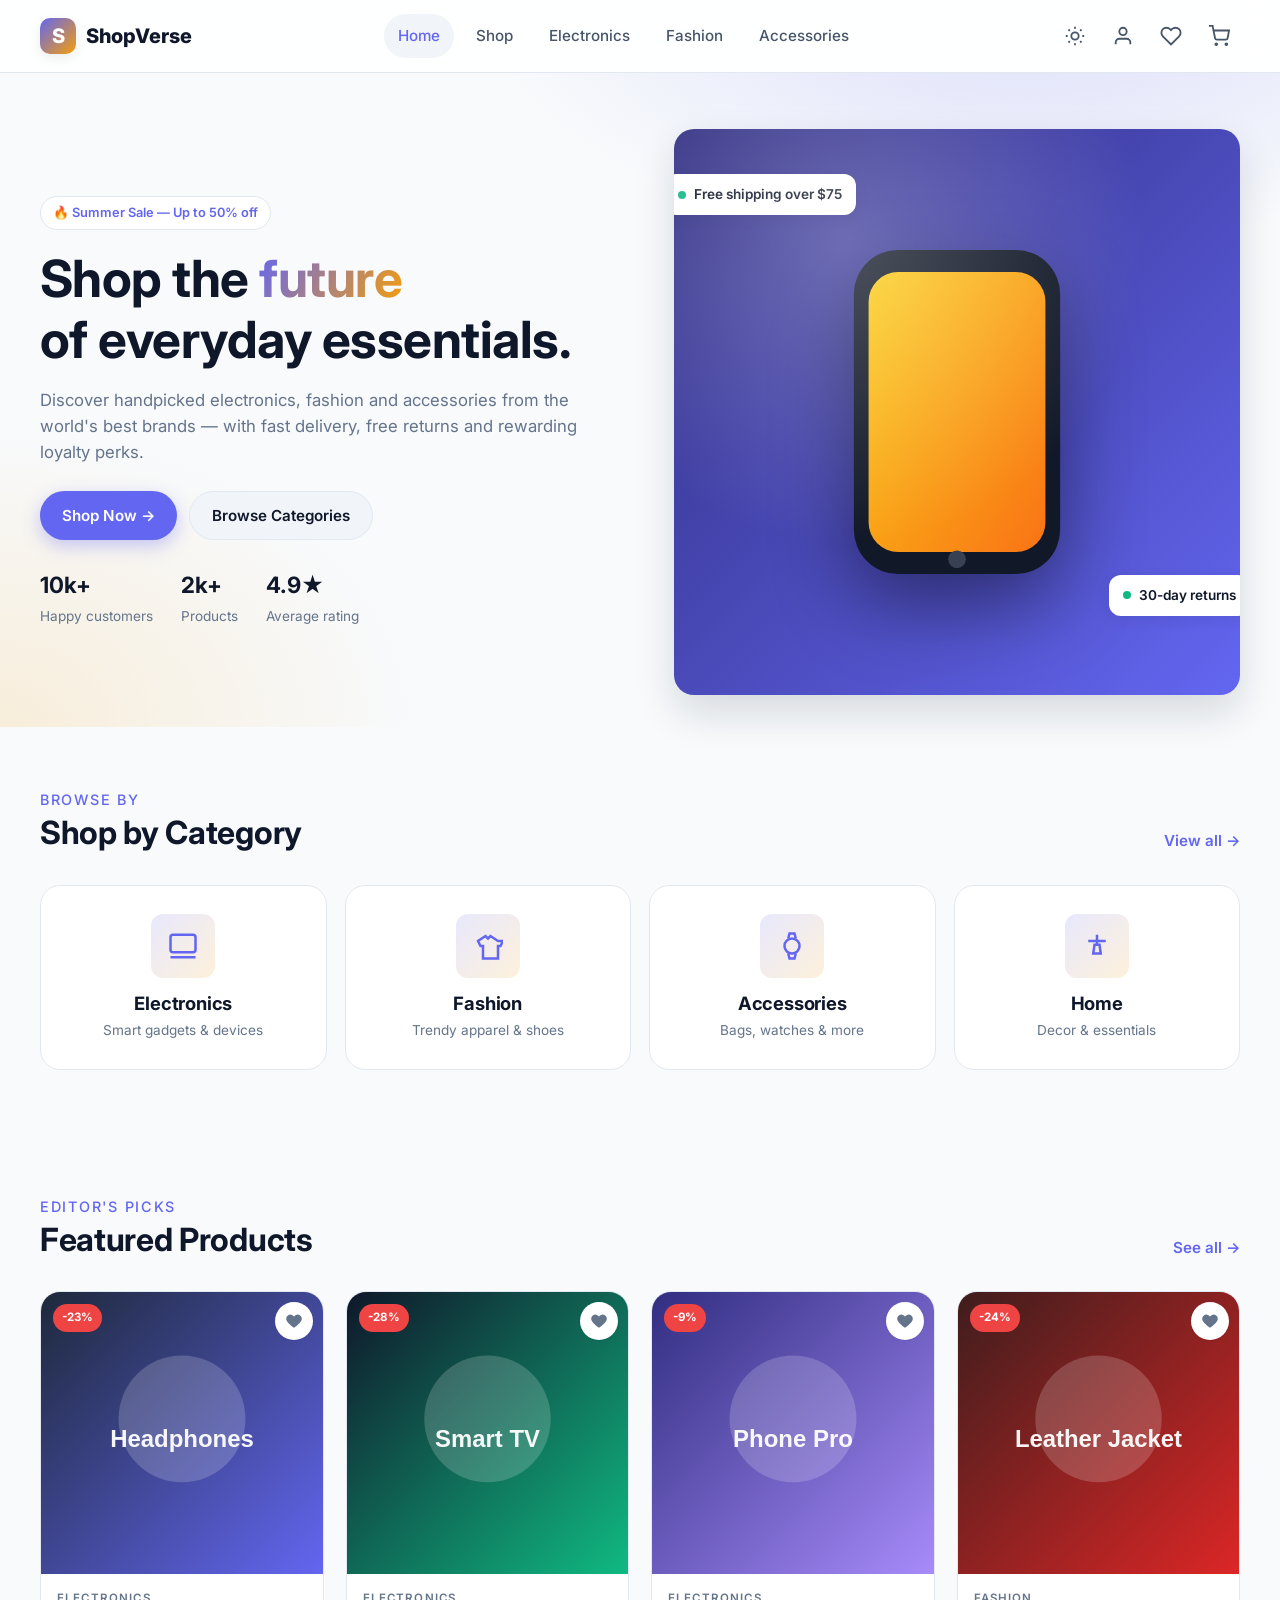
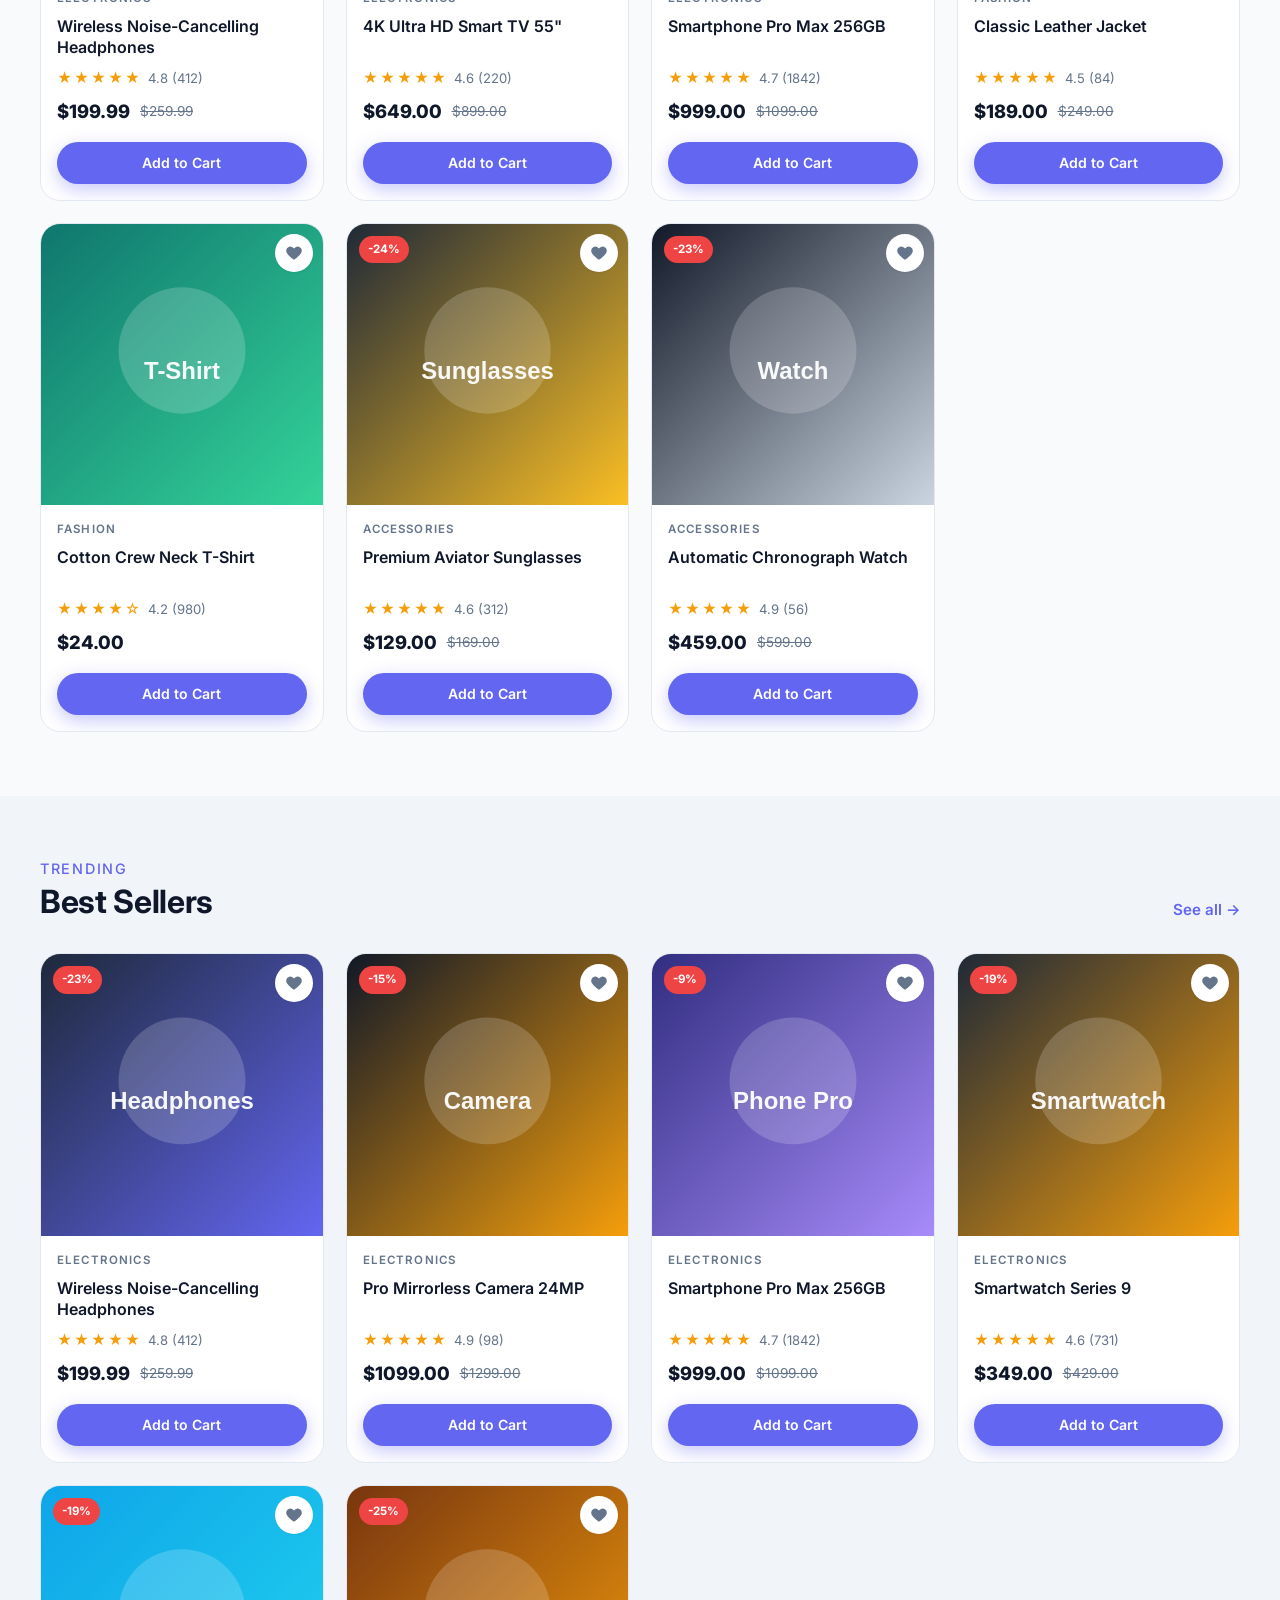
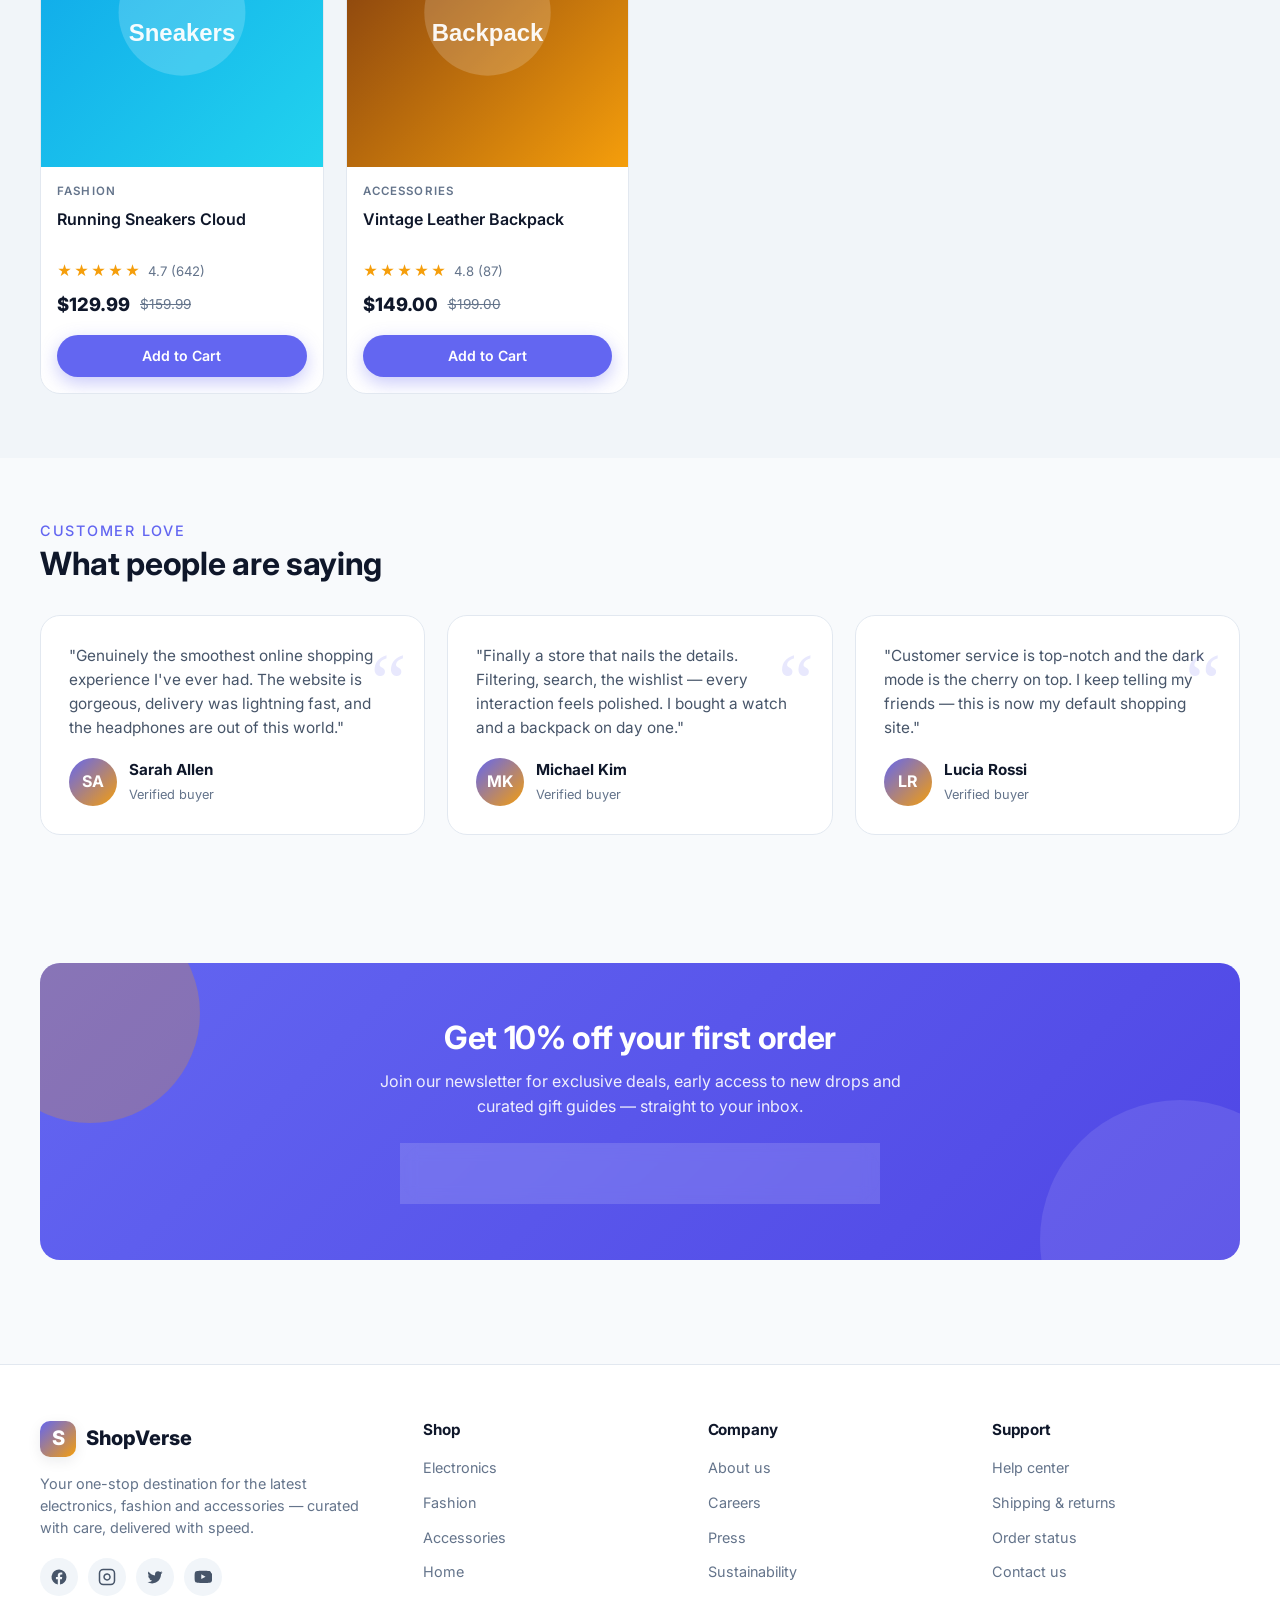
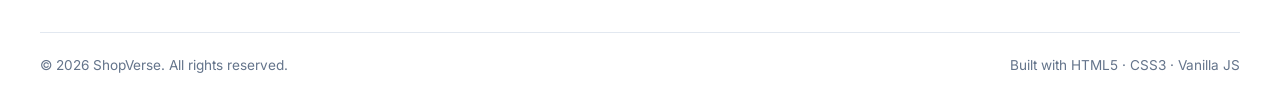
<file: index.html>
<!doctype html><html lang="en" data-theme="light"><head><meta charset="UTF-8"><meta name="viewport" content="width=device-width,initial-scale=1"><meta name="description" content="ShopVerse — Modern e-commerce store for electronics, fashion and accessories."><title>ShopVerse — Modern Online Store</title><link rel="preconnect" href="https://fonts.googleapis.com"><link rel="preconnect" href="https://fonts.gstatic.com" crossorigin><link href="https://fonts.googleapis.com/css2?family=Inter:wght@400;500;600;700;800&display=swap" rel="stylesheet"><link rel="stylesheet" href="css/style.css"><link rel="stylesheet" href="css/responsive.css"></head><body data-page="home"><div class="page-loader"><div class="spinner"></div></div><header class="site-header"></header><main><section class="hero"><div class="container hero-grid"><div><span class="hero-tag">🔥 Summer Sale — Up to 50% off</span><h1>Shop the <span class="grad">future</span><br>of everyday essentials.</h1><p>Discover handpicked electronics, fashion and accessories from the world's best brands — with fast delivery, free returns and rewarding loyalty perks.</p><div class="hero-cta"><a href="products.html" class="btn btn-primary">Shop Now →</a> <a href="#categories" class="btn btn-secondary">Browse Categories</a></div><div class="hero-stats"><div><strong>10k+</strong><span>Happy customers</span></div><div><strong>2k+</strong><span>Products</span></div><div><strong>4.9★</strong><span>Average rating</span></div></div></div><div class="hero-visual"><img src="data:image/svg+xml;utf8,%3Csvg xmlns='http://www.w3.org/2000/svg' viewBox='0 0 300 300'%3E%3Cdefs%3E%3ClinearGradient id='b' x1='0' y1='0' x2='1' y2='1'%3E%3Cstop offset='0%25' stop-color='%23facc15'/%3E%3Cstop offset='100%25' stop-color='%23f97316'/%3E%3C/linearGradient%3E%3C/defs%3E%3Crect x='80' y='40' width='140' height='220' rx='30' fill='%23111827'/%3E%3Crect x='90' y='55' width='120' height='190' rx='20' fill='url(%23b)'/%3E%3Ccircle cx='150' cy='250' r='6' fill='%23374151'/%3E%3C/svg%3E" alt="Featured product"><div class="hero-chip c1"><span class="dot"></span> Free shipping over $75</div><div class="hero-chip c2"><span class="dot"></span> 30-day returns</div></div></div></section><section id="categories"><div class="container"><div class="section-head"><h2><small>Browse by</small>Shop by Category</h2><a href="products.html" class="link">View all →</a></div><div class="categories-grid" id="categories-grid"></div></div></section><section><div class="container"><div class="section-head"><h2><small>Editor's picks</small>Featured Products</h2><a href="products.html" class="link">See all →</a></div><div class="product-grid" id="featured-grid"></div></div></section><section style="background:var(--color-surface-2)"><div class="container"><div class="section-head"><h2><small>Trending</small>Best Sellers</h2><a href="products.html" class="link">See all →</a></div><div class="product-grid" id="bestseller-grid"></div></div></section><section><div class="container"><div class="section-head"><h2><small>Customer love</small>What people are saying</h2></div><div class="testimonials-grid"><div class="testimonial"><p>"Genuinely the smoothest online shopping experience I've ever had. The website is gorgeous, delivery was lightning fast, and the headphones are out of this world."</p><div class="testimonial-author"><div class="avatar">SA</div><div><strong>Sarah Allen</strong><span>Verified buyer</span></div></div></div><div class="testimonial"><p>"Finally a store that nails the details. Filtering, search, the wishlist — every interaction feels polished. I bought a watch and a backpack on day one."</p><div class="testimonial-author"><div class="avatar">MK</div><div><strong>Michael Kim</strong><span>Verified buyer</span></div></div></div><div class="testimonial"><p>"Customer service is top-notch and the dark mode is the cherry on top. I keep telling my friends — this is now my default shopping site."</p><div class="testimonial-author"><div class="avatar">LR</div><div><strong>Lucia Rossi</strong><span>Verified buyer</span></div></div></div></div></div></section><section><div class="container"><div class="newsletter"><h2>Get 10% off your first order</h2><p>Join our newsletter for exclusive deals, early access to new drops and curated gift guides — straight to your inbox.</p><form class="newsletter-form" data-newsletter><input type="email" placeholder="Enter your email address" required aria-label="Email"> <button class="btn" type="submit">Subscribe</button></form></div></div></section></main><footer class="site-footer"></footer><script src="js/products.js"></script><script src="js/app.js"></script><script>document.addEventListener("DOMContentLoaded",()=>{const catIcons={laptop:'<svg viewBox="0 0 24 24" fill="none" stroke="currentColor" stroke-width="2"><rect x="2" y="3" width="20" height="14" rx="2"/><path d="M2 21h20"/></svg>',shirt:'<svg viewBox="0 0 24 24" fill="none" stroke="currentColor" stroke-width="2"><path d="M20 8 14 4l-2 2-2-2-6 4 2 4h2v10h12V12h2l2-4z"/></svg>',watch:'<svg viewBox="0 0 24 24" fill="none" stroke="currentColor" stroke-width="2"><circle cx="12" cy="12" r="6"/><path d="M9 18l1 4h4l1-4M9 6l1-4h4l1 4"/></svg>',lamp:'<svg viewBox="0 0 24 24" fill="none" stroke="currentColor" stroke-width="2"><path d="M9 18h6l-1-7H10z"/><path d="M12 11V3M5 8h14"/></svg>'};document.getElementById("categories-grid").innerHTML=CATEGORIES.map(c=>`\n        <a href="products.html?category=${c.id}" class="category-card fade-in">\n          <div class="icon-wrap">${catIcons[c.icon]}</div>\n          <h3>${c.name}</h3>\n          <p>${c.desc}</p>\n        </a>`).join("");document.getElementById("featured-grid").innerHTML=PRODUCTS.filter(p=>p.featured).slice(0,8).map(productCardHTML).join("");document.getElementById("bestseller-grid").innerHTML=PRODUCTS.filter(p=>p.bestseller).slice(0,8).map(productCardHTML).join("")})</script></body></html>
</file>
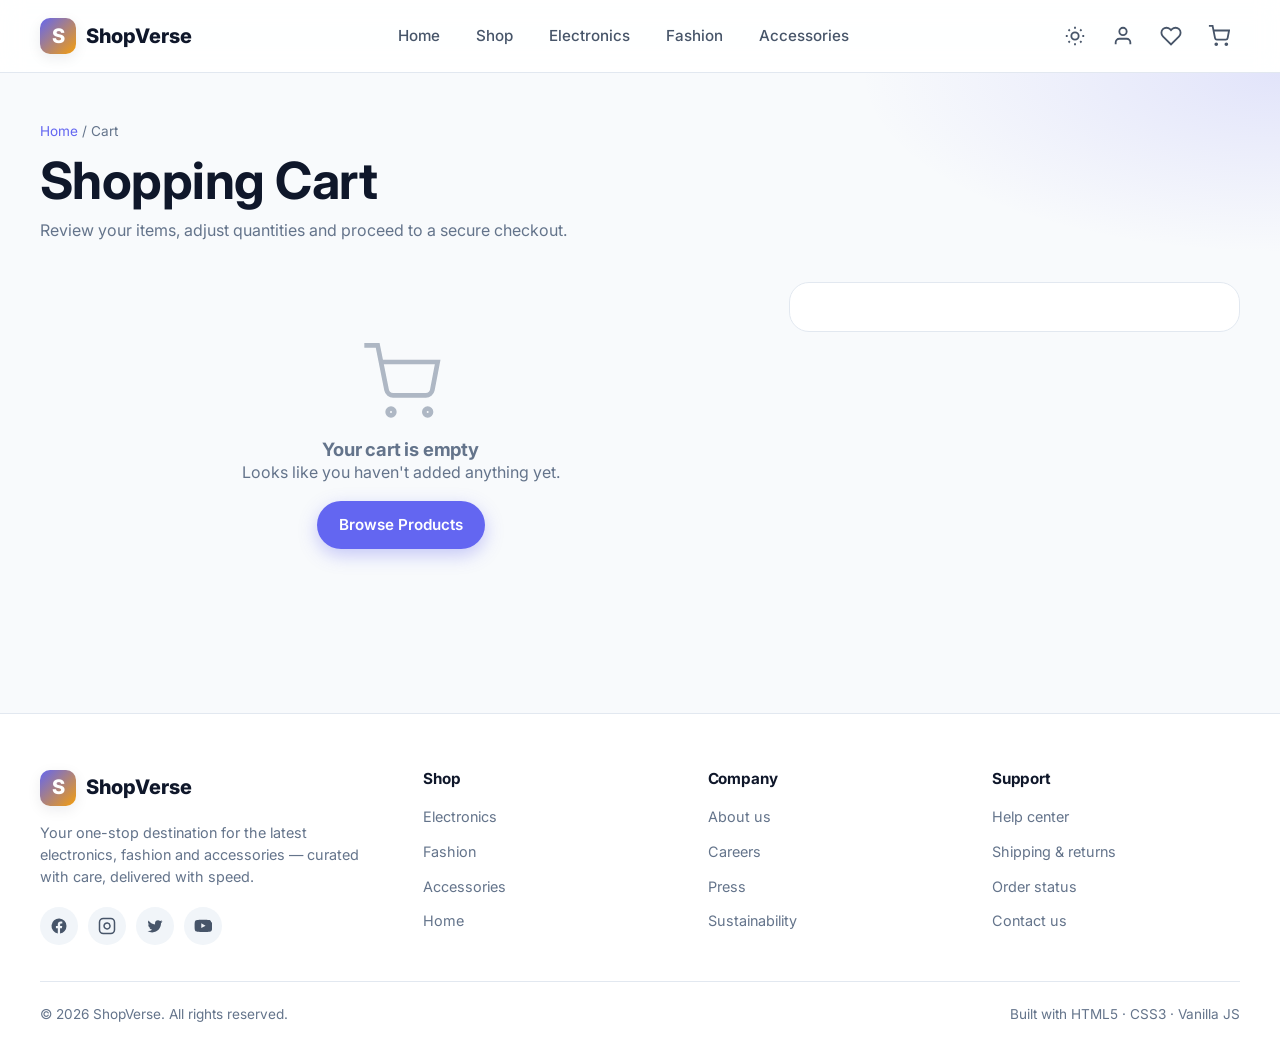
<file: cart.html>
<!doctype html><html lang="en" data-theme="light"><head><meta charset="UTF-8"><meta name="viewport" content="width=device-width,initial-scale=1"><title>Cart — ShopVerse</title><link rel="preconnect" href="https://fonts.googleapis.com"><link rel="preconnect" href="https://fonts.gstatic.com" crossorigin><link href="https://fonts.googleapis.com/css2?family=Inter:wght@400;500;600;700;800&display=swap" rel="stylesheet"><link rel="stylesheet" href="css/style.css"><link rel="stylesheet" href="css/responsive.css"></head><body data-page="cart"><div class="page-loader"><div class="spinner"></div></div><header class="site-header"></header><main><section class="page-header"><div class="container"><div class="breadcrumbs"><a href="index.html">Home</a> / Cart</div><h1>Shopping Cart</h1><p style="color:var(--color-text-muted);margin-top:6px">Review your items, adjust quantities and proceed to a secure checkout.</p></div></section><section style="padding-top:16px"><div class="container"><div class="cart-layout"><div id="cart-root" class="fade-in"></div><aside id="summary-root" class="summary"></aside></div></div></section></main><footer class="site-footer"></footer><script src="js/products.js"></script><script src="js/app.js"></script><script src="js/cart.js"></script></body></html>
</file>
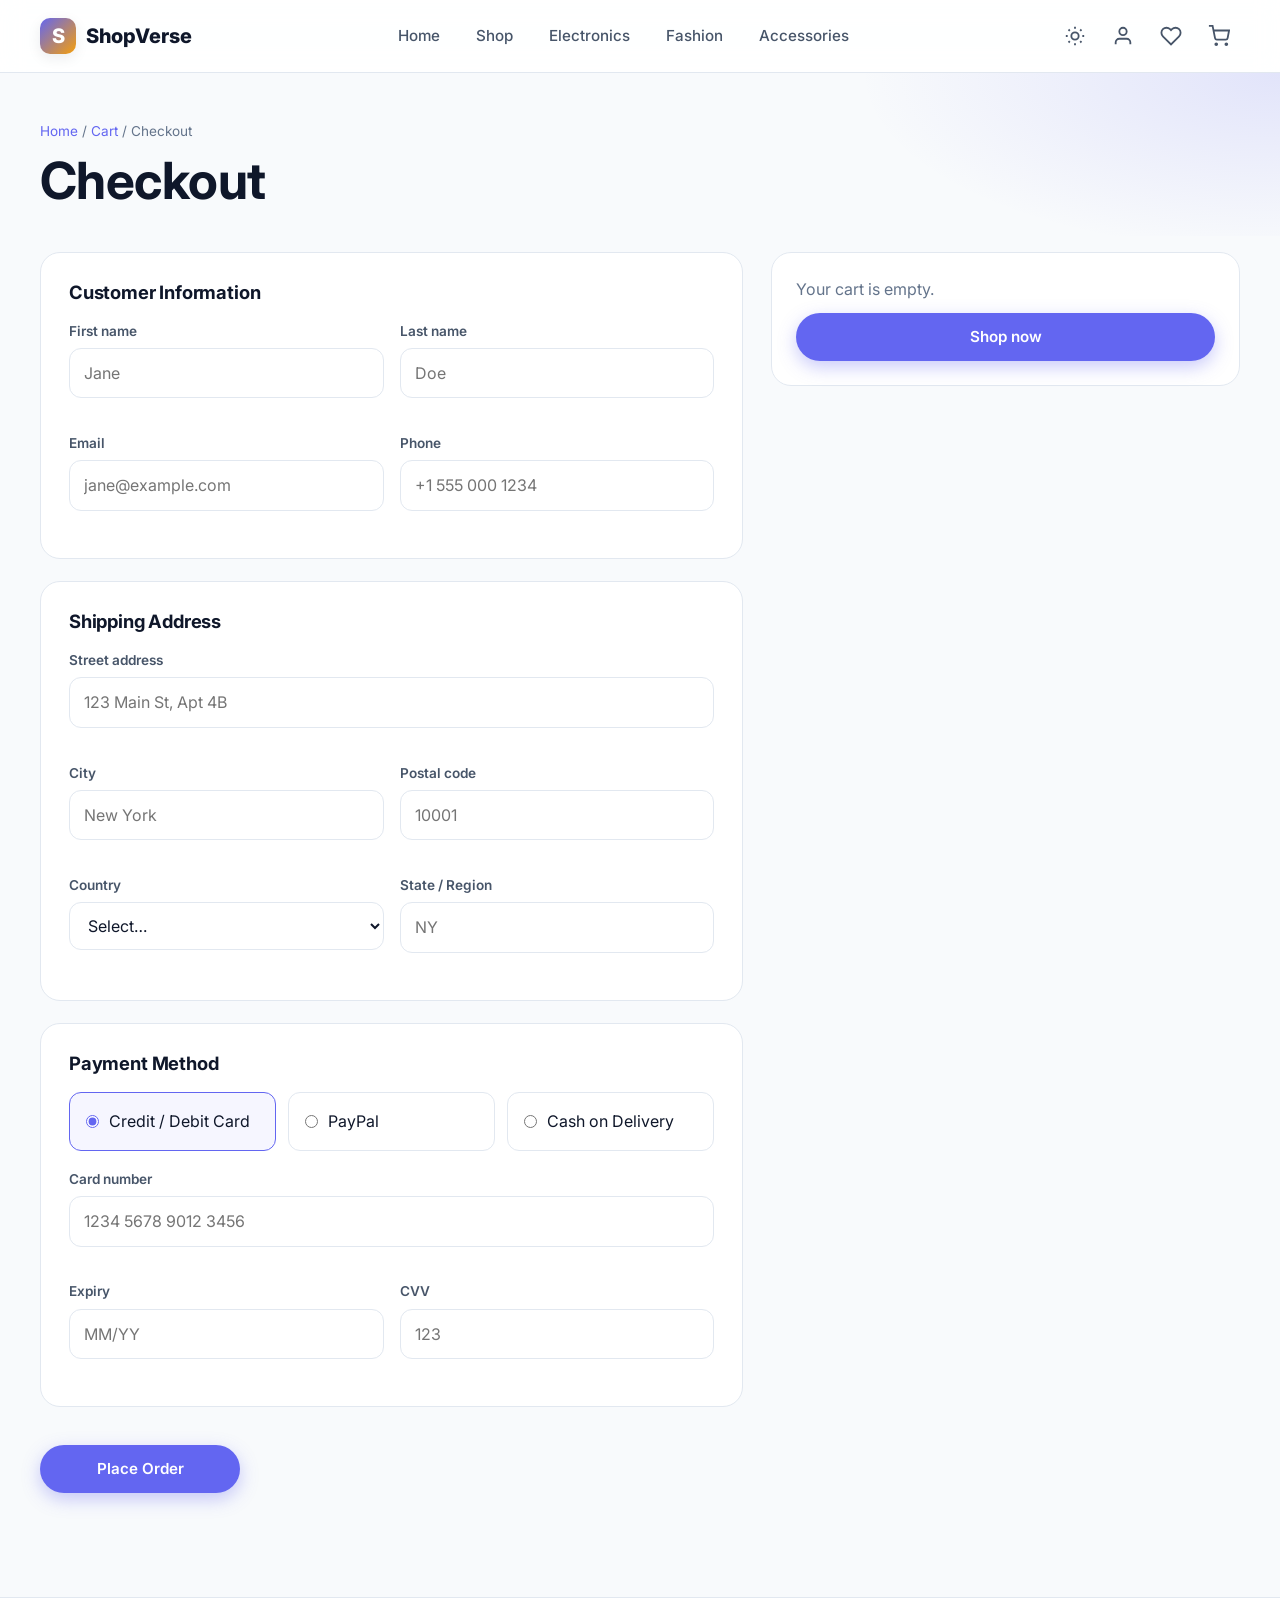
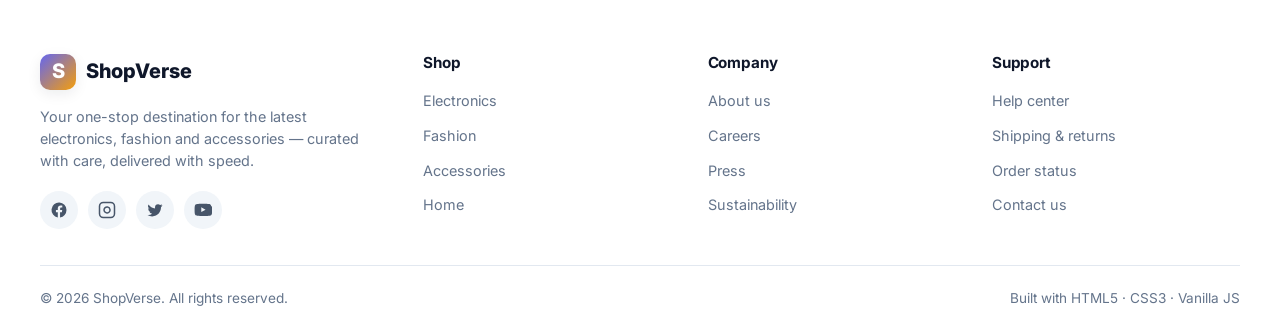
<file: checkout.html>
<!doctype html><html lang="en" data-theme="light"><head><meta charset="UTF-8"><meta name="viewport" content="width=device-width,initial-scale=1"><title>Checkout — ShopVerse</title><link rel="preconnect" href="https://fonts.googleapis.com"><link rel="preconnect" href="https://fonts.gstatic.com" crossorigin><link href="https://fonts.googleapis.com/css2?family=Inter:wght@400;500;600;700;800&display=swap" rel="stylesheet"><link rel="stylesheet" href="css/style.css"><link rel="stylesheet" href="css/responsive.css"></head><body data-page="cart"><div class="page-loader"><div class="spinner"></div></div><header class="site-header"></header><main><section class="page-header"><div class="container"><div class="breadcrumbs"><a href="index.html">Home</a> / <a href="cart.html">Cart</a> / Checkout</div><h1>Checkout</h1></div></section><section style="padding-top:16px"><div class="container"><form id="checkout-form" novalidate><div class="checkout-layout"><div><div class="form-card"><h3>Customer Information</h3><div class="form-grid"><div class="field"><label for="firstName">First name</label> <input id="firstName" name="firstName" type="text" data-rules="required" placeholder="Jane" required> <span class="error-msg"></span></div><div class="field"><label for="lastName">Last name</label> <input id="lastName" name="lastName" type="text" data-rules="required" placeholder="Doe" required> <span class="error-msg"></span></div><div class="field"><label for="email">Email</label> <input id="email" name="email" type="email" data-rules="required,email" placeholder="jane@example.com" required> <span class="error-msg"></span></div><div class="field"><label for="phone">Phone</label> <input id="phone" name="phone" type="tel" data-rules="required,phone" placeholder="+1 555 000 1234" required> <span class="error-msg"></span></div></div></div><div class="form-card"><h3>Shipping Address</h3><div class="form-grid"><div class="field full"><label for="address">Street address</label> <input id="address" name="address" type="text" data-rules="required" placeholder="123 Main St, Apt 4B" required> <span class="error-msg"></span></div><div class="field"><label for="city">City</label> <input id="city" name="city" type="text" data-rules="required" placeholder="New York" required> <span class="error-msg"></span></div><div class="field"><label for="zip">Postal code</label> <input id="zip" name="zip" type="text" data-rules="required,zip" placeholder="10001" required> <span class="error-msg"></span></div><div class="field"><label for="country">Country</label> <select id="country" name="country" data-rules="required" required><option value="">Select…</option><option>United States</option><option>Canada</option><option>United Kingdom</option><option>Australia</option><option>Germany</option><option>India</option><option>Other</option></select> <span class="error-msg"></span></div><div class="field"><label for="state">State / Region</label> <input id="state" name="state" type="text" data-rules="required" placeholder="NY" required> <span class="error-msg"></span></div></div></div><div class="form-card"><h3>Payment Method</h3><div class="payment-options"><label class="payment-option selected"><input type="radio" name="payment" value="card" checked="checked"> Credit / Debit Card</label> <label class="payment-option"><input type="radio" name="payment" value="paypal"> PayPal</label> <label class="payment-option"><input type="radio" name="payment" value="cod"> Cash on Delivery</label></div><div id="card-fields" class="form-grid" style="margin-top:18px"><div class="field full"><label for="card">Card number</label> <input id="card" name="card" type="text" inputmode="numeric" data-rules="required,card" placeholder="1234 5678 9012 3456"> <span class="error-msg"></span></div><div class="field"><label for="expiry">Expiry</label> <input id="expiry" name="expiry" type="text" data-rules="required,expiry" placeholder="MM/YY"> <span class="error-msg"></span></div><div class="field"><label for="cvv">CVV</label> <input id="cvv" name="cvv" type="text" inputmode="numeric" data-rules="required,cvv" placeholder="123"> <span class="error-msg"></span></div></div></div></div><aside class="summary" id="checkout-summary"></aside></div><div style="margin-top:16px"><button type="submit" class="btn btn-primary" style="min-width:200px">Place Order</button></div></form></div></section></main><footer class="site-footer"></footer><script src="js/products.js"></script><script src="js/app.js"></script><script src="js/checkout.js"></script></body></html>
</file>
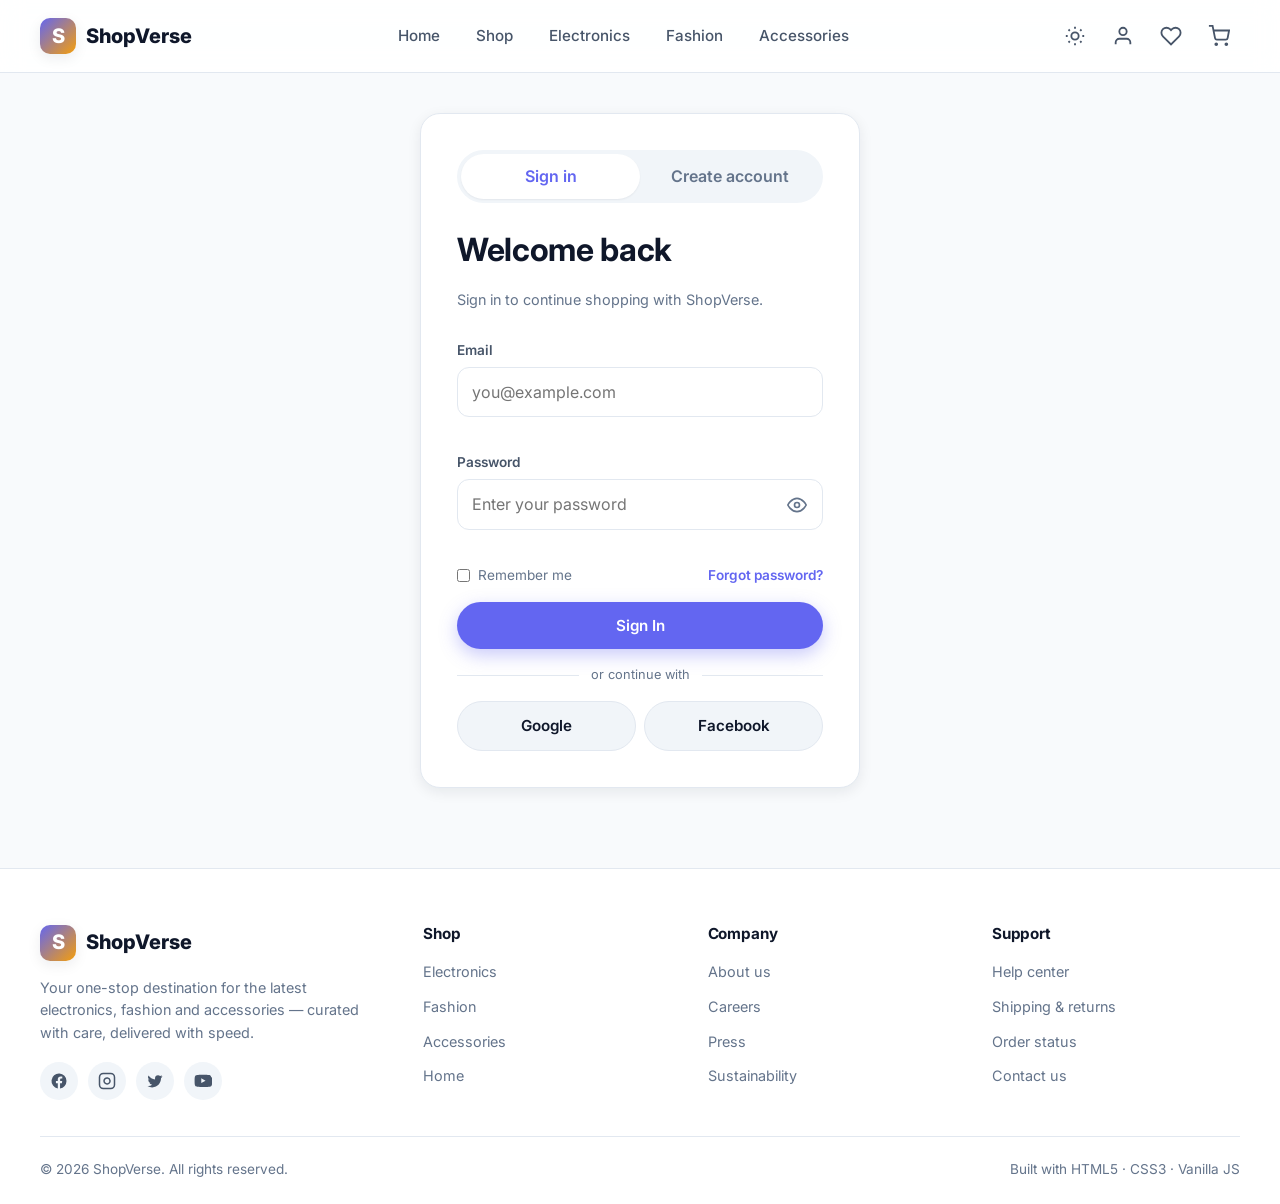
<file: login.html>
<!doctype html><html lang="en" data-theme="light"><head><meta charset="UTF-8"><meta name="viewport" content="width=device-width,initial-scale=1"><title>Sign In — ShopVerse</title><link rel="preconnect" href="https://fonts.googleapis.com"><link rel="preconnect" href="https://fonts.gstatic.com" crossorigin><link href="https://fonts.googleapis.com/css2?family=Inter:wght@400;500;600;700;800&display=swap" rel="stylesheet"><link rel="stylesheet" href="css/style.css"><link rel="stylesheet" href="css/responsive.css"></head><body data-page="login"><div class="page-loader"><div class="spinner"></div></div><header class="site-header"></header><main><div class="auth-wrap"><div class="auth-card fade-in"><div class="auth-tabs"><button class="active" data-tab="login">Sign in</button> <button data-tab="register">Create account</button></div><form id="login-form" class="auth-form" novalidate><h2>Welcome back</h2><p class="muted">Sign in to continue shopping with ShopVerse.</p><div class="field"><label for="login-email">Email</label> <input id="login-email" type="email" data-rules="required,email" placeholder="you@example.com"> <span class="error-msg"></span></div><div class="field"><label for="login-pass">Password</label><div class="password-field"><input id="login-pass" type="password" data-rules="required" placeholder="Enter your password"> <button type="button" class="toggle-pass" data-toggle="login-pass" aria-label="Show password"><svg width="20" height="20" viewBox="0 0 24 24" fill="none" stroke="currentColor" stroke-width="2"><path d="M1 12s4-8 11-8 11 8 11 8-4 8-11 8S1 12 1 12z"/><circle cx="12" cy="12" r="3"/></svg></button></div><span class="error-msg"></span></div><div class="auth-meta"><label style="display:flex;align-items:center;gap:8px"><input type="checkbox"> Remember me</label> <a href="#">Forgot password?</a></div><button type="submit" class="btn btn-primary btn-block">Sign In</button><div class="divider">or continue with</div><div style="display:flex;gap:8px"><button type="button" class="btn btn-secondary btn-block">Google</button> <button type="button" class="btn btn-secondary btn-block">Facebook</button></div></form><form id="register-form" class="auth-form hidden" novalidate><h2>Create your account</h2><p class="muted">Join ShopVerse and get 10% off your first order.</p><div class="field"><label for="reg-name">Full name</label> <input id="reg-name" type="text" data-rules="required" placeholder="Jane Doe"> <span class="error-msg"></span></div><div class="field"><label for="reg-email">Email</label> <input id="reg-email" type="email" data-rules="required,email" placeholder="you@example.com"> <span class="error-msg"></span></div><div class="field"><label for="reg-pass">Password</label><div class="password-field"><input id="reg-pass" type="password" data-rules="required" placeholder="At least 8 characters"> <button type="button" class="toggle-pass" data-toggle="reg-pass" aria-label="Show password"><svg width="20" height="20" viewBox="0 0 24 24" fill="none" stroke="currentColor" stroke-width="2"><path d="M1 12s4-8 11-8 11 8 11 8-4 8-11 8S1 12 1 12z"/><circle cx="12" cy="12" r="3"/></svg></button></div><span class="error-msg"></span></div><div class="field"><label for="reg-pass2">Confirm password</label><div class="password-field"><input id="reg-pass2" type="password" data-rules="required" placeholder="Re-enter password"> <button type="button" class="toggle-pass" data-toggle="reg-pass2" aria-label="Show password"><svg width="20" height="20" viewBox="0 0 24 24" fill="none" stroke="currentColor" stroke-width="2"><path d="M1 12s4-8 11-8 11 8 11 8-4 8-11 8S1 12 1 12z"/><circle cx="12" cy="12" r="3"/></svg></button></div><span class="error-msg"></span></div><label style="display:flex;align-items:center;gap:8px;font-size:.9rem;color:var(--color-text-muted)"><input type="checkbox" required> I agree to the <a href="#" style="color:var(--color-primary)">Terms &amp; Privacy Policy</a></label> <button type="submit" class="btn btn-primary btn-block">Create Account</button></form></div></div></main><footer class="site-footer"></footer><script src="js/products.js"></script><script src="js/app.js"></script><script>document.addEventListener("DOMContentLoaded",()=>{const tabs=document.querySelectorAll(".auth-tabs button");const loginForm=document.getElementById("login-form");const regForm=document.getElementById("register-form");tabs.forEach(btn=>btn.addEventListener("click",()=>{tabs.forEach(b=>b.classList.remove("active"));btn.classList.add("active");const tab=btn.dataset.tab;loginForm.classList.toggle("hidden",tab!=="login");regForm.classList.toggle("hidden",tab!=="register")}));document.querySelectorAll(".toggle-pass").forEach(btn=>{btn.addEventListener("click",()=>{const input=document.getElementById(btn.dataset.toggle);if(!input)return;input.type=input.type==="password"?"text":"password"})});const rules={required:v=>v.trim()!==""||"This field is required",email:v=>/^[^\s@]+@[^\s@]+\.[^\s@]+$/.test(v)||"Enter a valid email"};function validate(form){let ok=true;form.querySelectorAll("[data-rules]").forEach(inp=>{const r=inp.dataset.rules.split(",").map(s=>s.trim());const wrap=inp.closest(".field");const err=wrap.querySelector(".error-msg");let msg="";for(const k of r){const res=rules[k]?.(inp.value);if(res!==true){msg=res;break}}if(inp.id==="reg-pass"&&inp.value.length<8&&inp.value.length>0)msg=msg||"Password must be at least 8 characters";wrap.classList.toggle("invalid",!!msg);err.textContent=msg||"";if(msg)ok=false});return ok}loginForm.addEventListener("submit",e=>{e.preventDefault();if(!validate(loginForm))return showToast("Please correct the errors","error");showToast("Signed in successfully ✓","success");setTimeout(()=>location.href="index.html",800)});regForm.addEventListener("submit",e=>{e.preventDefault();if(!validate(regForm))return showToast("Please correct the errors","error");if(document.getElementById("reg-pass").value!==document.getElementById("reg-pass2").value){const w=document.getElementById("reg-pass2").closest(".field");w.classList.add("invalid");w.querySelector(".error-msg").textContent="Passwords don't match";return showToast("Passwords don't match","error")}showToast("Account created! Welcome 🎉","success");setTimeout(()=>location.href="index.html",900)})})</script></body></html>
</file>
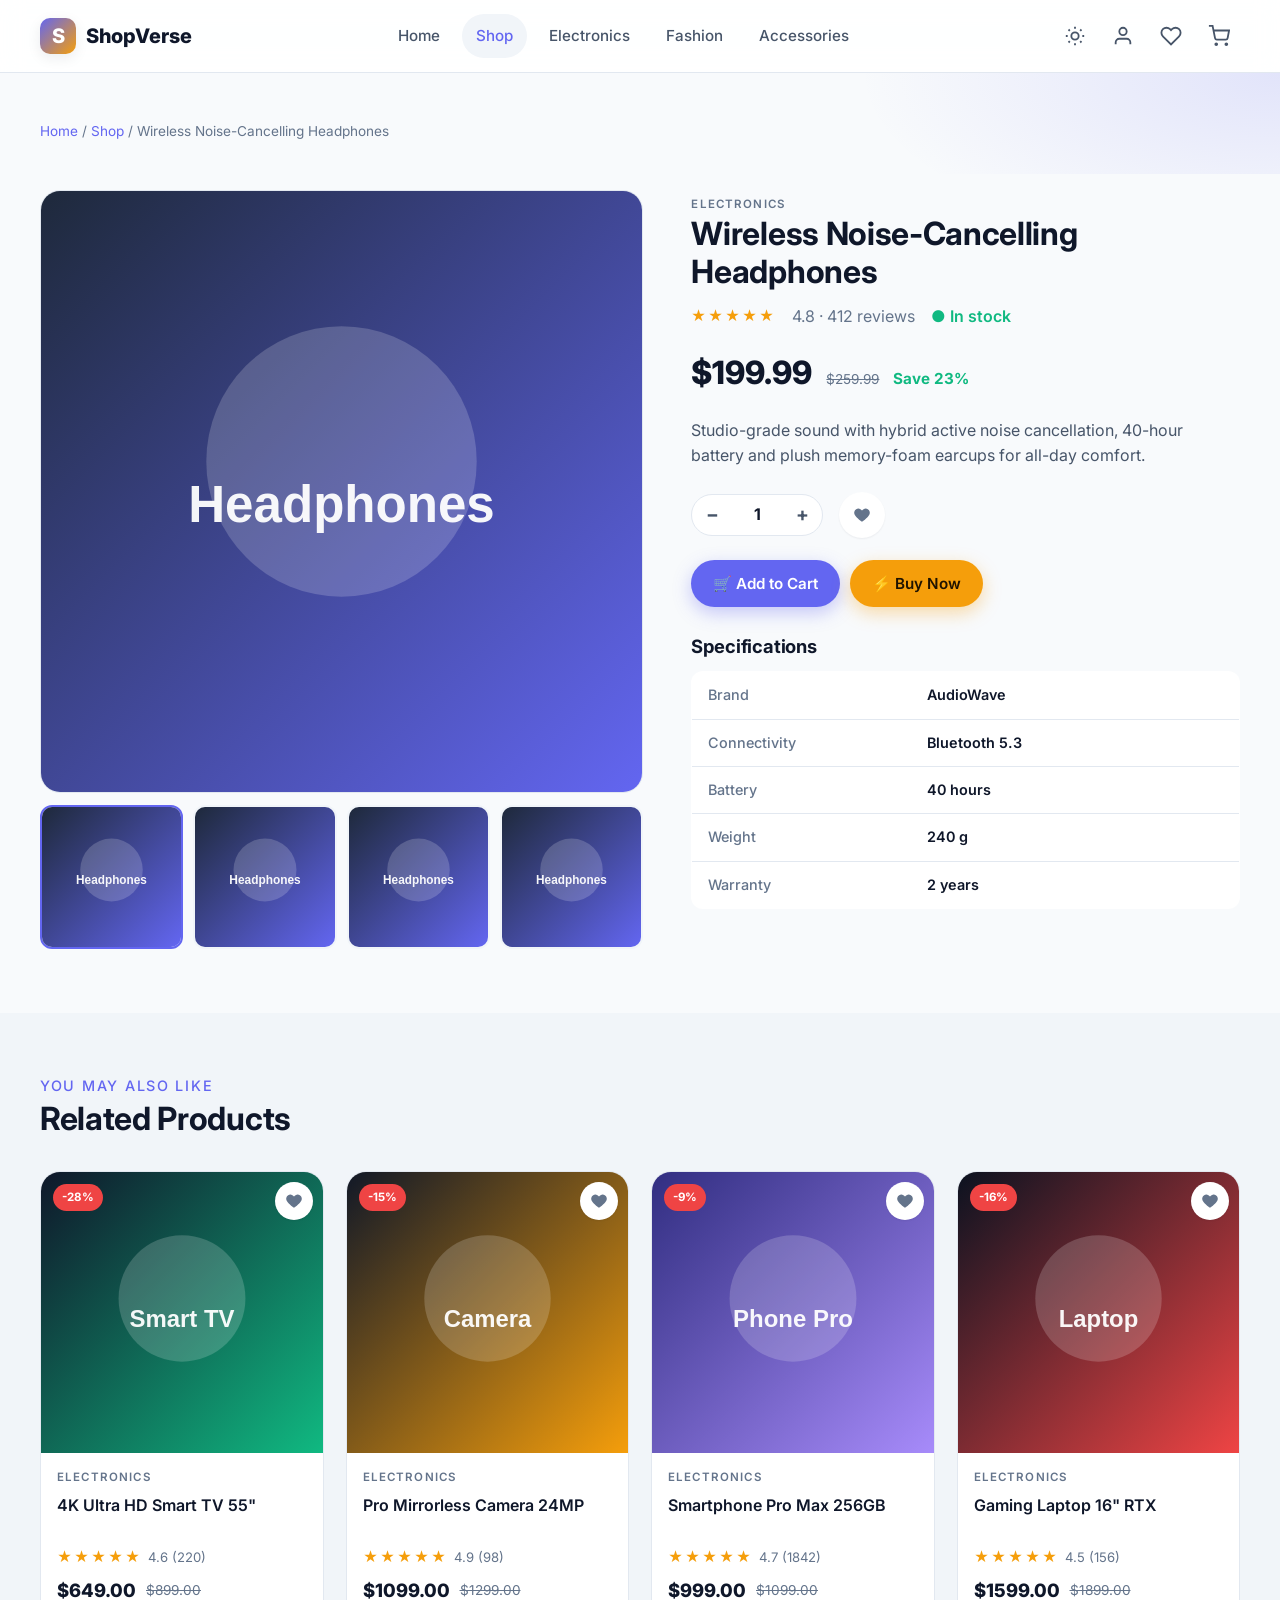
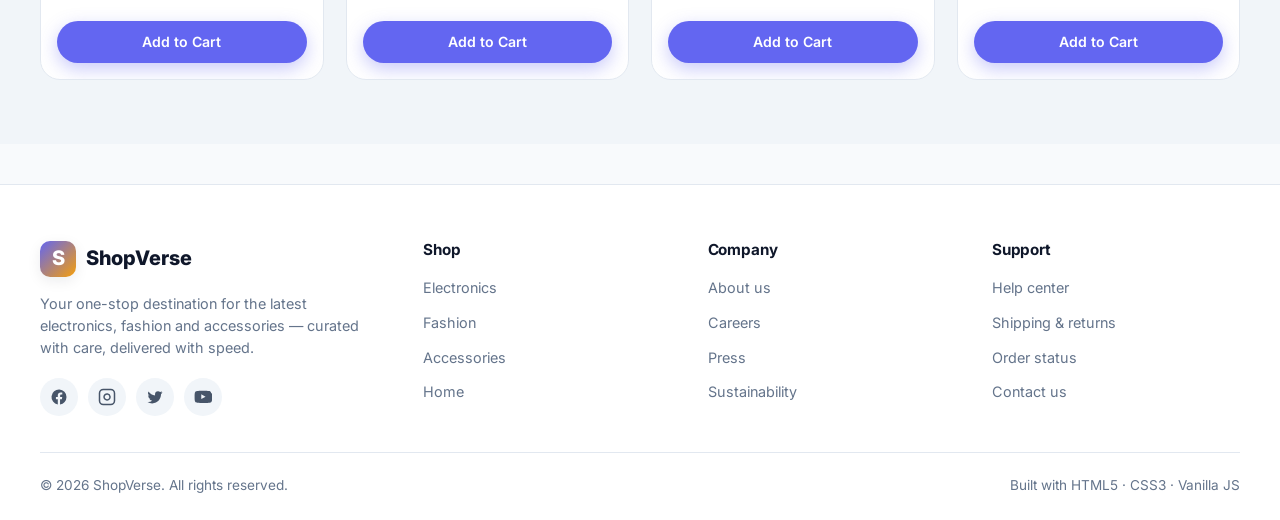
<file: product.html>
<!doctype html><html lang="en" data-theme="light"><head><meta charset="UTF-8"><meta name="viewport" content="width=device-width,initial-scale=1"><title>Product — ShopVerse</title><link rel="preconnect" href="https://fonts.googleapis.com"><link rel="preconnect" href="https://fonts.gstatic.com" crossorigin><link href="https://fonts.googleapis.com/css2?family=Inter:wght@400;500;600;700;800&display=swap" rel="stylesheet"><link rel="stylesheet" href="css/style.css"><link rel="stylesheet" href="css/responsive.css"></head><body data-page="products"><div class="page-loader"><div class="spinner"></div></div><header class="site-header"></header><main><section class="page-header"><div class="container"><div class="breadcrumbs" id="breadcrumbs"><a href="index.html">Home</a> / <a href="products.html">Shop</a> / <span id="bc-name">Product</span></div></div></section><section style="padding-top:16px"><div class="container"><div id="product-root"></div></div></section><section style="background:var(--color-surface-2)"><div class="container"><div class="section-head"><h2><small>You may also like</small>Related Products</h2></div><div class="product-grid" id="related-grid"></div></div></section></main><footer class="site-footer"></footer><script src="js/products.js"></script><script src="js/app.js"></script><script>document.addEventListener("DOMContentLoaded",()=>{const params=new URLSearchParams(location.search);const id=Number(params.get("id"))||PRODUCTS[0].id;const p=findProduct(id);const root=document.getElementById("product-root");if(!p){root.innerHTML=`<div class="empty-state"><h3>Product not found</h3>\n          <a class="btn btn-primary" href="products.html" style="margin-top:14px;">Browse shop</a></div>`;return}document.title=`${p.name} — ShopVerse`;document.getElementById("bc-name").textContent=p.name;const gallery=[p.image,p.image.replace(/%23[0-9a-fA-F]{6}/g,(m,i)=>i%2?m:"%23"+Math.floor(Math.random()*16777215).toString(16).padStart(6,"0")),p.image,p.image];const disc=discountPct(p.price,p.oldPrice);const specRows=Object.entries(p.specs).map(([k,v])=>`<tr><td>${k}</td><td>${v}</td></tr>`).join("");root.innerHTML=`\n        <div class="product-detail">\n          <div>\n            <div class="gallery-main"><img id="gallery-main-img" src="${p.image}" alt="${p.name}"></div>\n            <div class="gallery-thumbs" id="gallery-thumbs">\n              ${gallery.map((src,i)=>`\n                <button class="${i===0?"active":""}" data-src="${src}">\n                  <img src="${src}" alt="">\n                </button>`).join("")}\n            </div>\n          </div>\n          <div class="detail-info">\n            <span class="product-category">${p.category}</span>\n            <h1>${p.name}</h1>\n            <div class="detail-meta">\n              <span class="stars">${starString(p.rating)}</span>\n              <span style="color: var(--color-text-muted);">${p.rating} · ${p.reviews||0} reviews</span>\n              <span style="color: var(--color-success); font-weight: 600;">● In stock</span>\n            </div>\n            <div class="detail-prices">\n              <span class="price-now">${formatMoney(p.price)}</span>\n              ${p.oldPrice?`<span class="price-old">${formatMoney(p.oldPrice)}</span>\n                <span class="discount">Save ${disc}%</span>`:""}\n            </div>\n            <p class="detail-description">${p.description}</p>\n\n            <div class="qty-row">\n              <div class="qty">\n                <button id="qty-dec" aria-label="Decrease">−</button>\n                <input id="qty-input" type="text" value="1" aria-label="Quantity">\n                <button id="qty-inc" aria-label="Increase">+</button>\n              </div>\n              <button class="product-fav ${inWishlist(p.id)?"active":""}" id="fav-btn" style="position:static; width:46px; height:46px;" aria-label="Wishlist">\n                <svg viewBox="0 0 24 24" fill="currentColor"><path d="M12 21s-7-4.5-9.5-9A5.5 5.5 0 0 1 12 6a5.5 5.5 0 0 1 9.5 6c-2.5 4.5-9.5 9-9.5 9z"/></svg>\n              </button>\n            </div>\n\n            <div class="detail-cta">\n              <button class="btn btn-primary" id="add-cart-btn">🛒 Add to Cart</button>\n              <button class="btn btn-accent" id="buy-now-btn">⚡ Buy Now</button>\n            </div>\n\n            <h3 style="margin: 8px 0 14px;">Specifications</h3>\n            <table class="specs-table"><tbody>${specRows}</tbody></table>\n          </div>\n        </div>\n      `;document.getElementById("gallery-thumbs").addEventListener("click",e=>{const btn=e.target.closest("button");if(!btn)return;document.querySelectorAll("#gallery-thumbs button").forEach(b=>b.classList.remove("active"));btn.classList.add("active");document.getElementById("gallery-main-img").src=btn.dataset.src});const qtyInput=document.getElementById("qty-input");document.getElementById("qty-inc").onclick=()=>qtyInput.value=(parseInt(qtyInput.value)||1)+1;document.getElementById("qty-dec").onclick=()=>qtyInput.value=Math.max(1,(parseInt(qtyInput.value)||1)-1);qtyInput.addEventListener("input",()=>{const v=parseInt(qtyInput.value);qtyInput.value=!v||v<1?1:v});document.getElementById("add-cart-btn").onclick=()=>addToCart(p.id,parseInt(qtyInput.value)||1);document.getElementById("buy-now-btn").onclick=()=>{addToCart(p.id,parseInt(qtyInput.value)||1);setTimeout(()=>location.href="checkout.html",500)};document.getElementById("fav-btn").onclick=e=>{const active=toggleWishlist(p.id);e.currentTarget.classList.toggle("active",active)};document.getElementById("related-grid").innerHTML=relatedProducts(p.id,p.category).map(productCardHTML).join("")||'<p style="color: var(--color-text-muted);">No related items found.</p>'})</script></body></html>
</file>
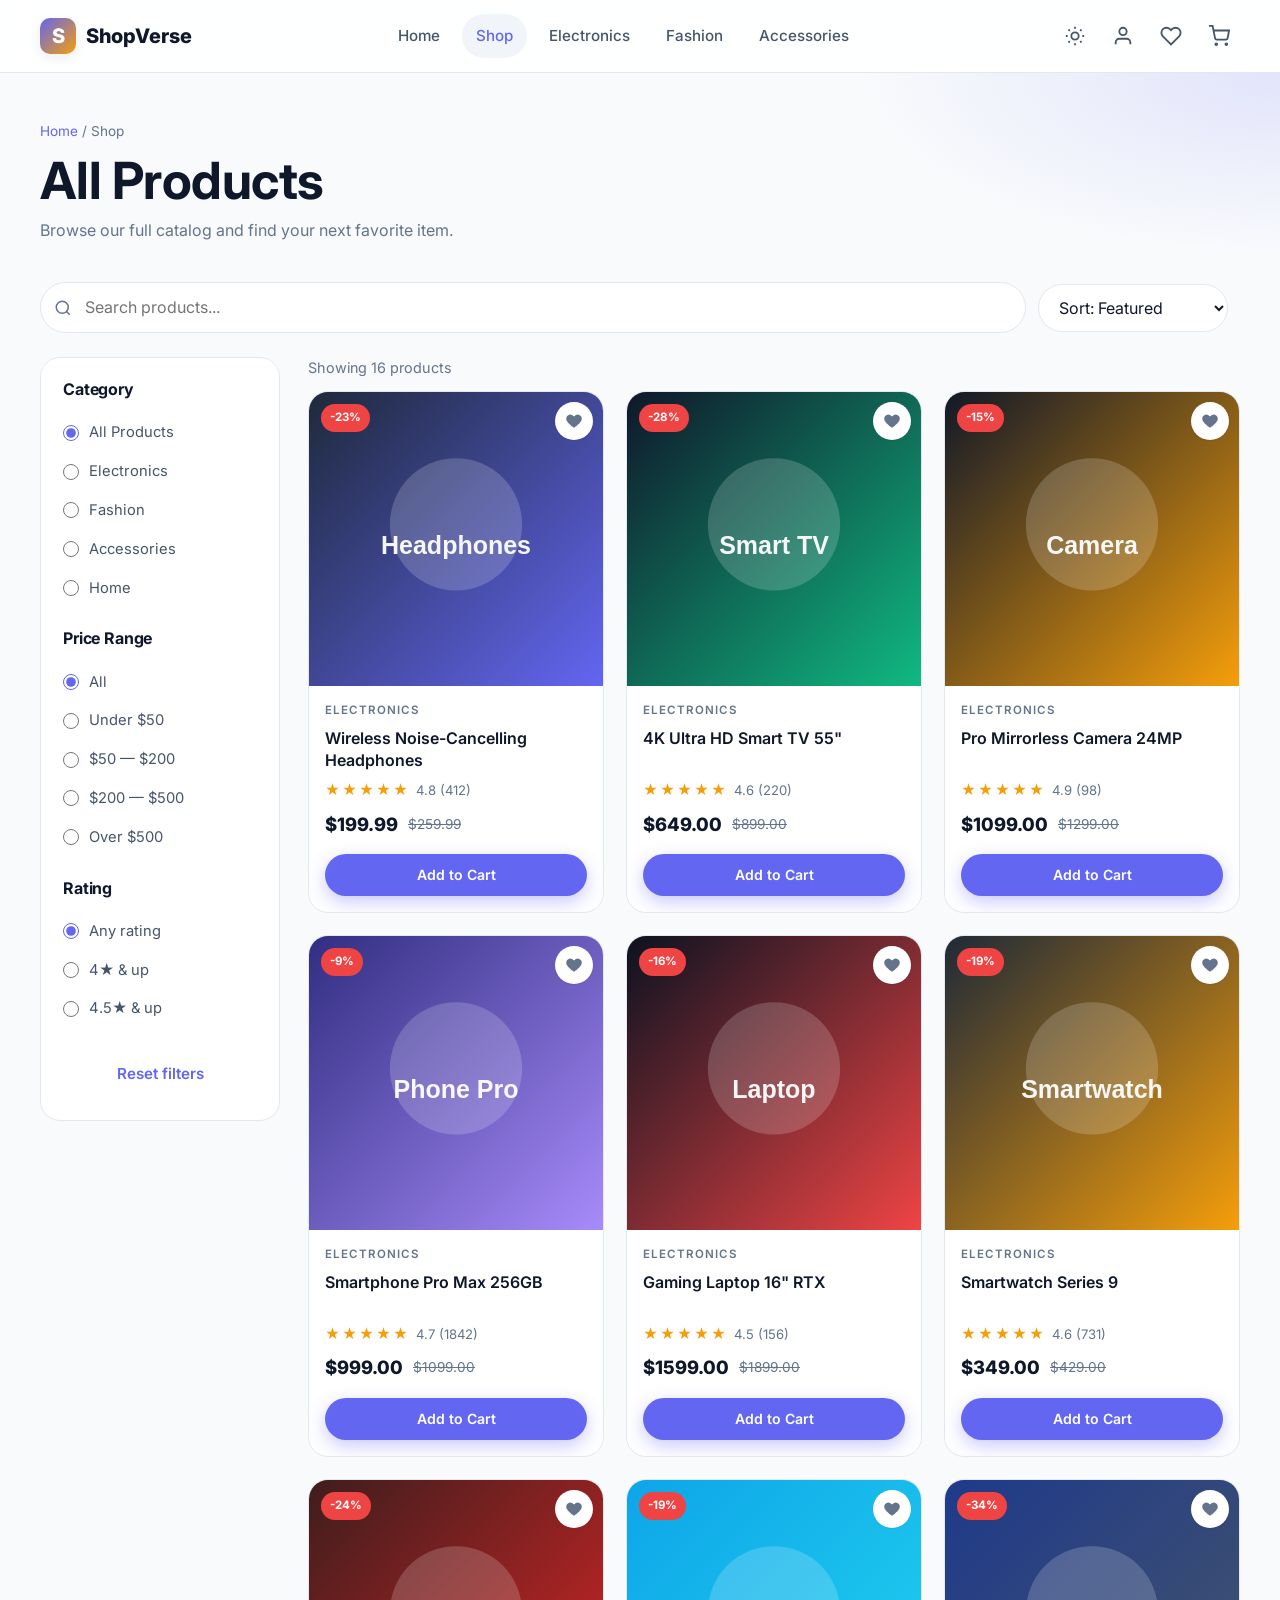
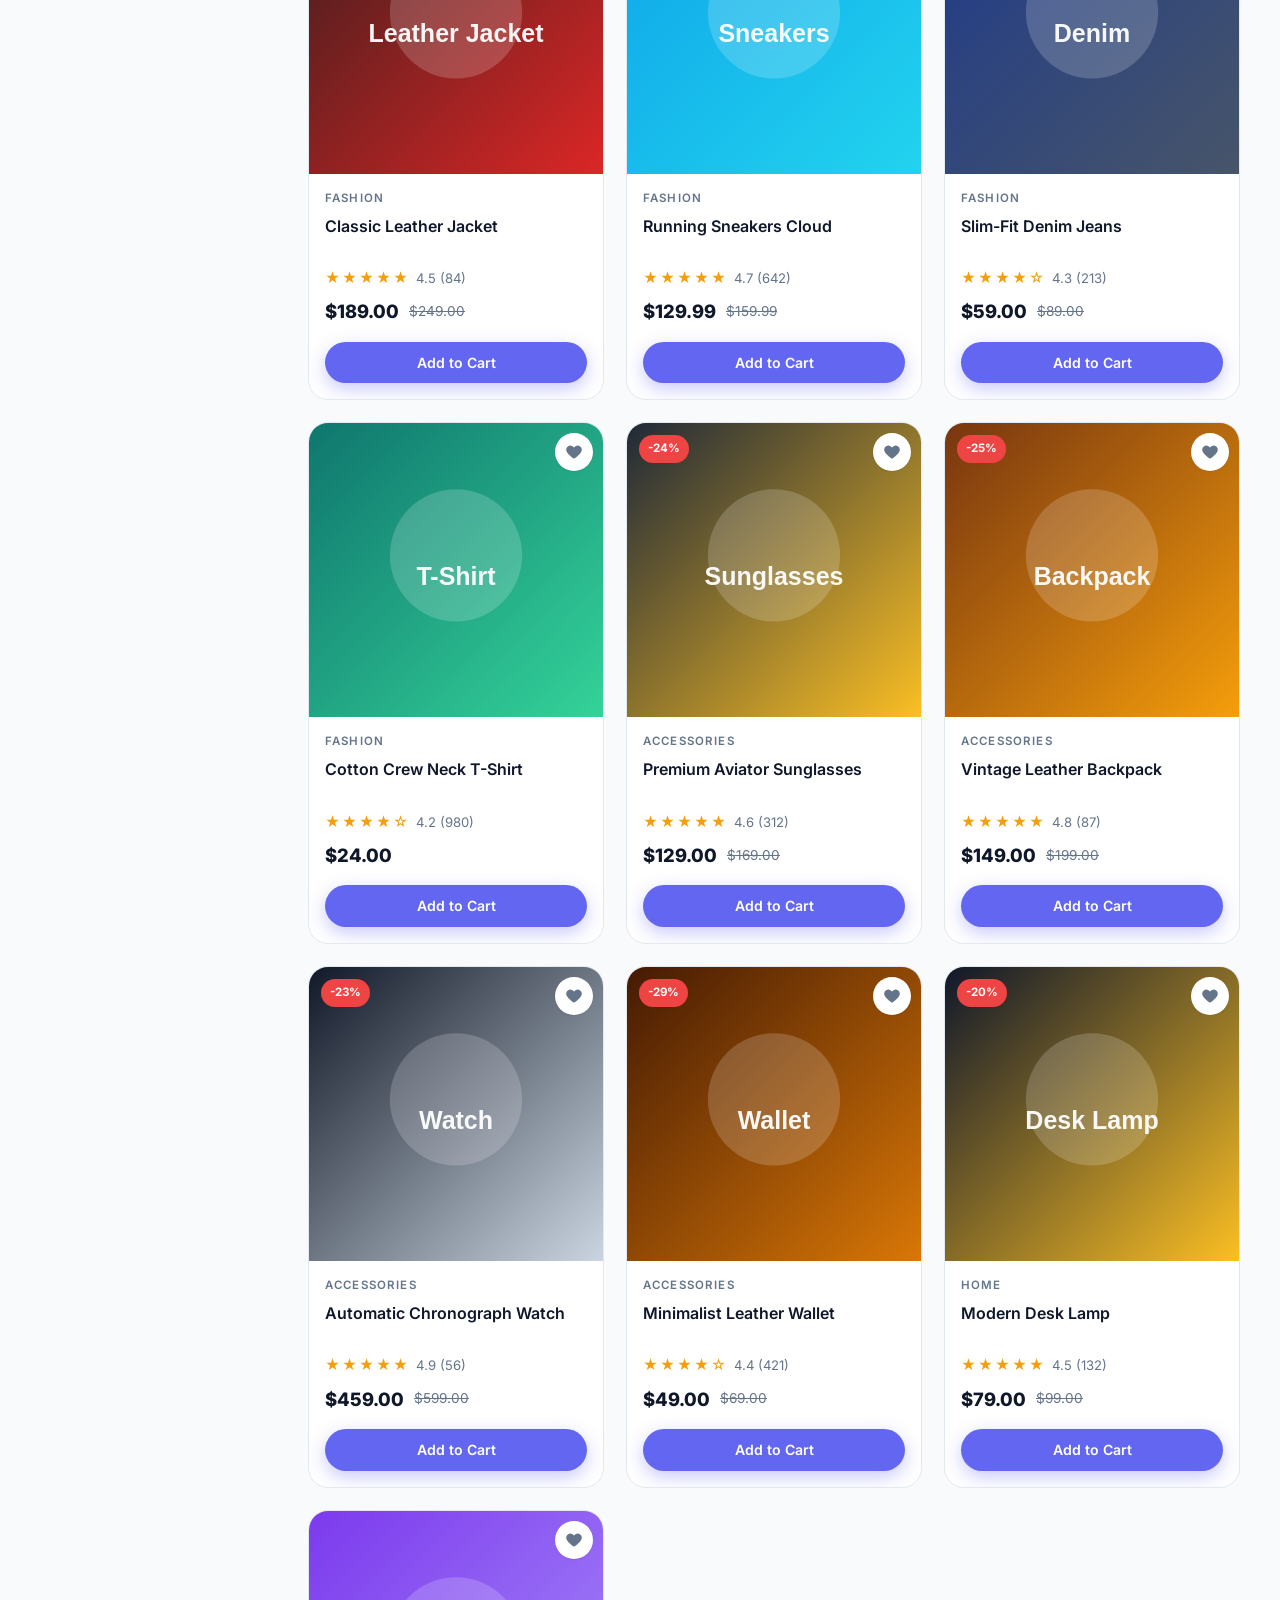
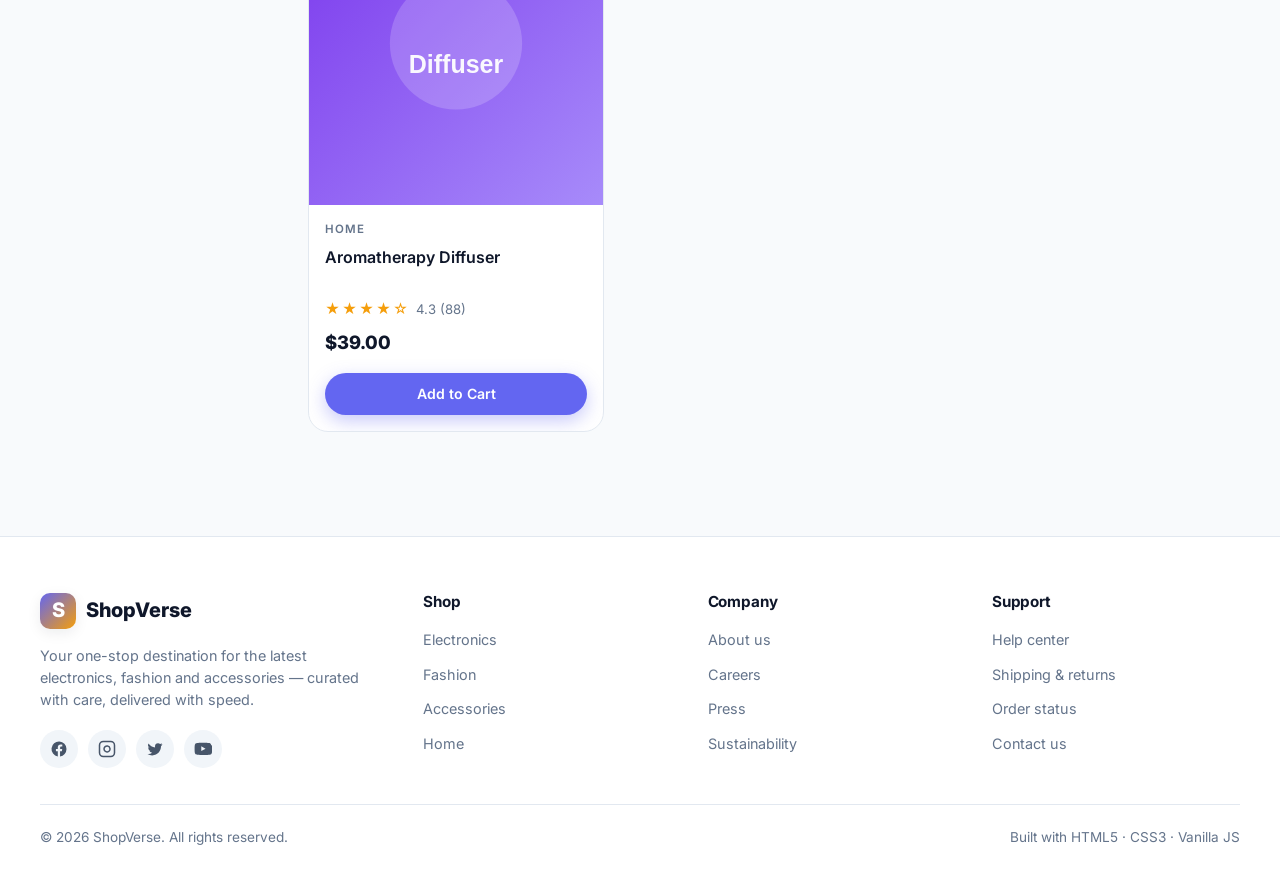
<file: products.html>
<!doctype html><html lang="en" data-theme="light"><head><meta charset="UTF-8"><meta name="viewport" content="width=device-width,initial-scale=1"><title>Shop — ShopVerse</title><link rel="preconnect" href="https://fonts.googleapis.com"><link rel="preconnect" href="https://fonts.gstatic.com" crossorigin><link href="https://fonts.googleapis.com/css2?family=Inter:wght@400;500;600;700;800&display=swap" rel="stylesheet"><link rel="stylesheet" href="css/style.css"><link rel="stylesheet" href="css/responsive.css"></head><body data-page="products"><div class="page-loader"><div class="spinner"></div></div><header class="site-header"></header><main><section class="page-header"><div class="container"><div class="breadcrumbs"><a href="index.html">Home</a> / Shop</div><h1 id="page-title">All Products</h1><p style="color:var(--color-text-muted);margin-top:6px" id="page-sub">Browse our full catalog and find your next favorite item.</p></div></section><section style="padding-top:16px"><div class="container"><div class="toolbar"><div class="search-box"><svg viewBox="0 0 24 24" fill="none" stroke="currentColor" stroke-width="2"><circle cx="11" cy="11" r="8"/><line x1="21" y1="21" x2="16.65" y2="16.65"/></svg> <input type="search" id="search-input" placeholder="Search products..."></div><select class="select" id="sort-select" aria-label="Sort"><option value="default">Sort: Featured</option><option value="price-asc">Price: Low to High</option><option value="price-desc">Price: High to Low</option><option value="rating">Top rated</option></select> <button class="btn btn-secondary filter-toggle" id="filter-toggle"><svg width="18" height="18" viewBox="0 0 24 24" fill="none" stroke="currentColor" stroke-width="2"><line x1="4" y1="21" x2="4" y2="14"/><line x1="4" y1="10" x2="4" y2="3"/><line x1="12" y1="21" x2="12" y2="12"/><line x1="12" y1="8" x2="12" y2="3"/><line x1="20" y1="21" x2="20" y2="16"/><line x1="20" y1="12" x2="20" y2="3"/><line x1="1" y1="14" x2="7" y2="14"/><line x1="9" y1="8" x2="15" y2="8"/><line x1="17" y1="16" x2="23" y2="16"/></svg> Filters</button></div><div class="products-layout"><aside class="filter-panel" id="filter-panel"><div class="filter-group"><h3>Category</h3><label><input type="radio" name="category" value="all" checked="checked"> All Products</label> <label><input type="radio" name="category" value="electronics"> Electronics</label> <label><input type="radio" name="category" value="fashion"> Fashion</label> <label><input type="radio" name="category" value="accessories"> Accessories</label> <label><input type="radio" name="category" value="home"> Home</label></div><div class="filter-group"><h3>Price Range</h3><label><input type="radio" name="price" value="all" checked="checked"> All</label> <label><input type="radio" name="price" value="0-50"> Under $50</label> <label><input type="radio" name="price" value="50-200"> $50 — $200</label> <label><input type="radio" name="price" value="200-500"> $200 — $500</label> <label><input type="radio" name="price" value="500-99999"> Over $500</label></div><div class="filter-group"><h3>Rating</h3><label><input type="radio" name="rating" value="0" checked="checked"> Any rating</label> <label><input type="radio" name="rating" value="4"> 4★ &amp; up</label> <label><input type="radio" name="rating" value="4.5"> 4.5★ &amp; up</label></div><button class="btn btn-ghost btn-block" id="reset-filters">Reset filters</button></aside><div><div id="result-meta" style="margin-bottom:12px;color:var(--color-text-muted);font-size:.9rem"></div><div class="product-grid" id="products-grid"></div></div></div></div></section></main><footer class="site-footer"></footer><script src="js/products.js"></script><script src="js/app.js"></script><script>document.addEventListener("DOMContentLoaded",()=>{const grid=document.getElementById("products-grid");const meta=document.getElementById("result-meta");const searchInput=document.getElementById("search-input");const sortSelect=document.getElementById("sort-select");const filterPanel=document.getElementById("filter-panel");const params=new URLSearchParams(location.search);const urlCat=params.get("category");if(urlCat){const radio=filterPanel.querySelector(`input[name="category"][value="${urlCat}"]`);if(radio){radio.checked=true}const c=CATEGORIES.find(c=>c.id===urlCat);if(c){document.getElementById("page-title").textContent=c.name;document.getElementById("page-sub").textContent=c.desc}}function applyFilters(){const cat=filterPanel.querySelector('input[name="category"]:checked').value;const price=filterPanel.querySelector('input[name="price"]:checked').value;const rating=parseFloat(filterPanel.querySelector('input[name="rating"]:checked').value);const q=searchInput.value.trim().toLowerCase();const sort=sortSelect.value;let list=PRODUCTS.slice();if(cat!=="all")list=list.filter(p=>p.category===cat);if(price!=="all"){const[min,max]=price.split("-").map(Number);list=list.filter(p=>p.price>=min&&p.price<=max)}if(rating>0)list=list.filter(p=>p.rating>=rating);if(q)list=list.filter(p=>p.name.toLowerCase().includes(q)||p.category.toLowerCase().includes(q)||p.description.toLowerCase().includes(q));if(sort==="price-asc")list.sort((a,b)=>a.price-b.price);if(sort==="price-desc")list.sort((a,b)=>b.price-a.price);if(sort==="rating")list.sort((a,b)=>b.rating-a.rating);meta.textContent=`Showing ${list.length} product${list.length===1?"":"s"}`;if(!list.length){grid.innerHTML=`\n            <div class="empty-state" style="grid-column: 1/-1;">\n              <svg viewBox="0 0 24 24" fill="none" stroke="currentColor" stroke-width="1.4"><circle cx="11" cy="11" r="8"/><line x1="21" y1="21" x2="16.65" y2="16.65"/></svg>\n              <h3>No products found</h3>\n              <p>Try adjusting your search or filters.</p>\n            </div>`}else{grid.innerHTML=list.map(productCardHTML).join("")}}filterPanel.querySelectorAll("input").forEach(i=>i.addEventListener("change",applyFilters));searchInput.addEventListener("input",applyFilters);sortSelect.addEventListener("change",applyFilters);document.getElementById("reset-filters").addEventListener("click",()=>{filterPanel.querySelectorAll('input[value="all"]').forEach(i=>i.checked=true);filterPanel.querySelector('input[name="rating"][value="0"]').checked=true;searchInput.value="";sortSelect.value="default";applyFilters()});document.getElementById("filter-toggle").addEventListener("click",()=>{filterPanel.classList.toggle("show")});applyFilters()})</script></body></html>
</file>
<file: css/style.css>
*,::after,::before{box-sizing:border-box;margin:0;padding:0}html{scroll-behavior:smooth;-webkit-text-size-adjust:100%}img,svg{max-width:100%;display:block}a{color:inherit;text-decoration:none}button{font:inherit;cursor:pointer;border:none;background:0 0;color:inherit}input,select,textarea{font:inherit;color:inherit}ul{list-style:none}:root{--color-primary:#6366f1;--color-primary-dark:#4f46e5;--color-accent:#f59e0b;--color-success:#10b981;--color-danger:#ef4444;--color-warning:#f59e0b;--color-bg:#f8fafc;--color-surface:#ffffff;--color-surface-2:#f1f5f9;--color-border:#e2e8f0;--color-text:#0f172a;--color-text-muted:#64748b;--color-text-soft:#475569;--shadow-sm:0 1px 2px rgba(15, 23, 42, 0.06);--shadow-md:0 4px 14px rgba(15, 23, 42, 0.08);--shadow-lg:0 18px 40px rgba(15, 23, 42, 0.14);--radius-sm:8px;--radius-md:12px;--radius-lg:20px;--radius-full:999px;--transition:200ms cubic-bezier(.4,0,.2,1);--container:1240px;--header-h:72px;--font-sans:"Inter","Segoe UI",Roboto,Helvetica,Arial,sans-serif}[data-theme=dark]{--color-bg:#0b1220;--color-surface:#131b2e;--color-surface-2:#1b2540;--color-border:#233055;--color-text:#f1f5f9;--color-text-muted:#94a3b8;--color-text-soft:#cbd5e1;--shadow-sm:0 1px 2px rgba(0,0,0,0.4);--shadow-md:0 4px 14px rgba(0,0,0,0.45);--shadow-lg:0 18px 40px rgba(0,0,0,0.55)}body{font-family:var(--font-sans);background:var(--color-bg);color:var(--color-text);line-height:1.55;min-height:100vh;-webkit-font-smoothing:antialiased;transition:background var(--transition),color var(--transition)}.container{width:100%;max-width:var(--container);margin-inline:auto;padding-inline:20px}h1,h2,h3,h4{line-height:1.2;font-weight:700;letter-spacing:-.01em}h1{font-size:clamp(2rem, 4vw, 3.25rem)}h2{font-size:clamp(1.5rem, 2.5vw, 2.25rem)}h3{font-size:1.15rem}section{padding:64px 0}.section-head{display:flex;align-items:end;justify-content:space-between;margin-bottom:32px;gap:16px;flex-wrap:wrap}.section-head h2 small{display:block;font-size:.9rem;font-weight:500;color:var(--color-primary);letter-spacing:.12em;text-transform:uppercase;margin-bottom:6px}.section-head .link{color:var(--color-primary);font-weight:600;font-size:.95rem}.btn{display:inline-flex;align-items:center;justify-content:center;gap:8px;padding:12px 22px;border-radius:var(--radius-full);font-weight:600;font-size:.95rem;transition:transform var(--transition),background var(--transition),box-shadow var(--transition),color var(--transition);white-space:nowrap}.btn-primary{background:var(--color-primary);color:#fff;box-shadow:0 6px 18px rgba(99,102,241,.35)}.btn-primary:hover{background:var(--color-primary-dark);transform:translateY(-2px)}.btn-secondary{background:var(--color-surface-2);color:var(--color-text);border:1px solid var(--color-border)}.btn-secondary:hover{background:var(--color-border);transform:translateY(-2px)}.btn-accent{background:var(--color-accent);color:#1f1300;box-shadow:0 6px 18px rgba(245,158,11,.35)}.btn-accent:hover{transform:translateY(-2px);filter:brightness(1.05)}.btn-ghost{color:var(--color-primary)}.btn-ghost:hover{background:var(--color-surface-2)}.btn-block{width:100%}.btn:active{transform:translateY(0) scale(.98)}.site-header{position:sticky;top:0;z-index:1000;background:color-mix(in oklab,var(--color-surface) 88%,transparent);backdrop-filter:saturate(150%) blur(12px);-webkit-backdrop-filter:saturate(150%) blur(12px);border-bottom:1px solid var(--color-border);transition:box-shadow var(--transition)}.site-header.scrolled{box-shadow:var(--shadow-md)}.nav{height:var(--header-h);display:flex;align-items:center;justify-content:space-between;gap:16px}.brand{display:inline-flex;align-items:center;gap:10px;font-weight:800;font-size:1.25rem}.brand-logo{width:36px;height:36px;border-radius:10px;background:linear-gradient(135deg,var(--color-primary),var(--color-accent));display:grid;place-items:center;color:#fff;font-weight:800;box-shadow:var(--shadow-md)}.nav-links{display:flex;gap:8px}.nav-links a{padding:10px 14px;border-radius:var(--radius-full);color:var(--color-text-soft);font-weight:500;font-size:.95rem;transition:color var(--transition),background var(--transition)}.nav-links a.active,.nav-links a:hover{color:var(--color-primary);background:var(--color-surface-2)}.nav-actions{display:flex;align-items:center;gap:6px}.icon-btn{position:relative;width:42px;height:42px;border-radius:var(--radius-full);display:grid;place-items:center;color:var(--color-text-soft);transition:background var(--transition),color var(--transition),transform var(--transition)}.icon-btn:hover{background:var(--color-surface-2);color:var(--color-primary)}.icon-btn svg{width:22px;height:22px}.badge{position:absolute;top:4px;right:4px;min-width:18px;height:18px;padding:0 5px;border-radius:var(--radius-full);background:var(--color-accent);color:#1f1300;font-size:.7rem;font-weight:700;display:grid;place-items:center;border:2px solid var(--color-surface)}.hamburger{display:none}.mobile-nav{position:fixed;inset:var(--header-h) 0 0 0;background:var(--color-surface);padding:24px;z-index:999;transform:translateX(100%);transition:transform var(--transition);display:flex;flex-direction:column;gap:4px}.mobile-nav.open{transform:translateX(0)}.mobile-nav a{padding:14px 16px;border-radius:var(--radius-md);font-weight:600;color:var(--color-text-soft)}.mobile-nav a.active,.mobile-nav a:hover{background:var(--color-surface-2);color:var(--color-primary)}.hero{padding:56px 0 32px;background:radial-gradient(900px 400px at 80% -10%,rgba(99,102,241,.18),transparent 60%),radial-gradient(700px 500px at 0 100%,rgba(245,158,11,.14),transparent 60%)}.hero-grid{display:grid;grid-template-columns:1.05fr 1fr;gap:40px;align-items:center}.hero-tag{display:inline-flex;align-items:center;gap:8px;padding:6px 12px;border-radius:var(--radius-full);background:var(--color-surface);border:1px solid var(--color-border);font-size:.8rem;font-weight:600;color:var(--color-primary);margin-bottom:18px}.hero h1{margin-bottom:16px}.hero h1 .grad{background:linear-gradient(120deg,var(--color-primary),var(--color-accent));-webkit-background-clip:text;background-clip:text;color:transparent}.hero p{color:var(--color-text-muted);font-size:1.05rem;max-width:540px;margin-bottom:26px}.hero-cta{display:flex;gap:12px;flex-wrap:wrap;margin-bottom:28px}.hero-stats{display:flex;gap:28px;flex-wrap:wrap}.hero-stats div strong{font-size:1.4rem;display:block}.hero-stats div span{font-size:.85rem;color:var(--color-text-muted)}.hero-visual{position:relative;aspect-ratio:1/1;border-radius:var(--radius-lg);overflow:hidden;background:linear-gradient(135deg,#312e81,#6366f1);box-shadow:var(--shadow-lg);display:grid;place-items:center}.hero-visual::after{content:"";position:absolute;inset:0;background:radial-gradient(circle at 30% 20%,rgba(255,255,255,.25),transparent 50%)}.hero-visual img{width:78%;filter:drop-shadow(0 30px 40px rgba(0,0,0,.45))}.hero-chip{position:absolute;background:var(--color-surface);padding:10px 14px;border-radius:var(--radius-md);box-shadow:var(--shadow-md);font-size:.85rem;font-weight:600;display:flex;align-items:center;gap:8px;animation:float 4s ease-in-out infinite}.hero-chip.c1{top:8%;left:-10px}.hero-chip.c2{bottom:14%;right:-10px;animation-delay:1.5s}.hero-chip .dot{width:8px;height:8px;border-radius:50%;background:var(--color-success)}@keyframes float{50%{transform:translateY(-10px)}}.categories-grid{display:grid;grid-template-columns:repeat(4,1fr);gap:18px}.category-card{position:relative;padding:28px 20px;border-radius:var(--radius-lg);background:var(--color-surface);border:1px solid var(--color-border);text-align:center;transition:transform var(--transition),box-shadow var(--transition),border-color var(--transition)}.category-card:hover{transform:translateY(-6px);box-shadow:var(--shadow-lg);border-color:transparent}.category-card .icon-wrap{width:64px;height:64px;border-radius:var(--radius-md);margin:0 auto 14px;display:grid;place-items:center;background:linear-gradient(135deg,rgba(99,102,241,.15),rgba(245,158,11,.15));color:var(--color-primary)}.category-card .icon-wrap svg{width:30px;height:30px}.category-card h3{margin-bottom:6px}.category-card p{font-size:.85rem;color:var(--color-text-muted)}.product-grid{display:grid;gap:22px;grid-template-columns:repeat(auto-fill,minmax(240px,1fr))}.product-card{position:relative;background:var(--color-surface);border:1px solid var(--color-border);border-radius:var(--radius-lg);overflow:hidden;display:flex;flex-direction:column;transition:transform var(--transition),box-shadow var(--transition),border-color var(--transition)}.product-card:hover{transform:translateY(-6px);box-shadow:var(--shadow-lg);border-color:transparent}.product-media{position:relative;aspect-ratio:1/1;background:var(--color-surface-2);overflow:hidden}.product-media a{display:block;height:100%}.product-media img{width:100%;height:100%;object-fit:cover;transition:transform .4s ease}.product-card:hover .product-media img{transform:scale(1.06)}.product-badge{position:absolute;top:12px;left:12px;background:var(--color-danger);color:#fff;font-size:.72rem;font-weight:700;padding:5px 9px;border-radius:var(--radius-full)}.product-fav{position:absolute;top:10px;right:10px;width:38px;height:38px;border-radius:50%;background:var(--color-surface);display:grid;place-items:center;box-shadow:var(--shadow-sm);color:var(--color-text-muted);transition:color var(--transition),transform var(--transition)}.product-fav:hover{color:var(--color-danger);transform:scale(1.1)}.product-fav.active{color:var(--color-danger)}.product-fav svg{width:18px;height:18px}.product-body{padding:16px;display:flex;flex-direction:column;gap:8px;flex-grow:1}.product-category{font-size:.72rem;text-transform:uppercase;letter-spacing:.1em;color:var(--color-text-muted);font-weight:600}.product-title{font-size:1rem;font-weight:600;line-height:1.35;display:-webkit-box;-webkit-line-clamp:2;-webkit-box-orient:vertical;overflow:hidden;min-height:2.7em}.product-rating{display:flex;align-items:center;gap:6px;font-size:.82rem;color:var(--color-text-muted)}.stars{color:var(--color-accent);letter-spacing:2px;font-size:.9rem}.product-price{display:flex;align-items:center;gap:10px;margin-top:auto}.price-now{font-weight:800;font-size:1.15rem;color:var(--color-text)}.price-old{font-size:.85rem;color:var(--color-text-muted);text-decoration:line-through}.product-actions{padding:0 16px 16px}.product-actions .btn{font-size:.88rem;padding:10px 16px}.testimonials-grid{display:grid;grid-template-columns:repeat(3,1fr);gap:22px}.testimonial{padding:28px;border-radius:var(--radius-lg);background:var(--color-surface);border:1px solid var(--color-border);position:relative}.testimonial::before{content:"“";position:absolute;top:4px;right:18px;font-size:5rem;font-family:serif;color:var(--color-primary);opacity:.15}.testimonial p{color:var(--color-text-soft);margin-bottom:18px;font-size:.96rem}.testimonial-author{display:flex;align-items:center;gap:12px}.testimonial-author .avatar{width:48px;height:48px;border-radius:50%;background:linear-gradient(135deg,var(--color-primary),var(--color-accent));color:#fff;font-weight:700;display:grid;place-items:center}.testimonial-author strong{display:block;font-size:.95rem}.testimonial-author span{font-size:.8rem;color:var(--color-text-muted)}.newsletter{background:linear-gradient(135deg,var(--color-primary),var(--color-primary-dark));color:#fff;border-radius:var(--radius-lg);padding:56px 40px;text-align:center;position:relative;overflow:hidden}.newsletter::after,.newsletter::before{content:"";position:absolute;border-radius:50%;opacity:.25}.newsletter::before{width:220px;height:220px;background:var(--color-accent);top:-60px;left:-60px}.newsletter::after{width:280px;height:280px;background:#fff;bottom:-120px;right:-80px;opacity:.1}.newsletter h2{margin-bottom:12px}.newsletter p{opacity:.9;max-width:560px;margin:0 auto 24px}.newsletter-form{display:flex;gap:8px;max-width:480px;margin:0 auto;background:rgba(255,255,255,.15);border-radius:var(--radius-full);padding:6px;backdrop-filter:blur(8px);position:relative;z-index:1}.newsletter-form input{flex:1;padding:12px 18px;border:none;background:0 0;color:#fff;outline:0}.newsletter-form input::placeholder{color:rgba(255,255,255,.75)}.newsletter-form .btn{background:#fff;color:var(--color-primary)}.site-footer{background:var(--color-surface);border-top:1px solid var(--color-border);padding:56px 0 24px;margin-top:40px}.footer-grid{display:grid;grid-template-columns:1.4fr 1fr 1fr 1fr;gap:36px;margin-bottom:36px}.footer-col h4{font-size:.95rem;margin-bottom:16px}.footer-col p{color:var(--color-text-muted);font-size:.9rem}.footer-col ul li{margin-bottom:10px}.footer-col ul a{color:var(--color-text-muted);font-size:.9rem;transition:color var(--transition)}.footer-col ul a:hover{color:var(--color-primary)}.social{display:flex;gap:10px;margin-top:18px}.social a{width:38px;height:38px;border-radius:50%;background:var(--color-surface-2);display:grid;place-items:center;color:var(--color-text-soft);transition:all var(--transition)}.social a:hover{background:var(--color-primary);color:#fff;transform:translateY(-2px)}.social svg{width:18px;height:18px}.footer-bottom{border-top:1px solid var(--color-border);padding-top:22px;display:flex;justify-content:space-between;flex-wrap:wrap;gap:12px;color:var(--color-text-muted);font-size:.85rem}.toast-stack{position:fixed;bottom:24px;right:24px;z-index:2000;display:flex;flex-direction:column;gap:10px;pointer-events:none}.toast{pointer-events:auto;display:flex;align-items:center;gap:12px;background:var(--color-surface);color:var(--color-text);border:1px solid var(--color-border);padding:14px 18px;border-radius:var(--radius-md);box-shadow:var(--shadow-lg);min-width:260px;animation:toast-in .25s ease;border-left:4px solid var(--color-primary)}.toast.success{border-left-color:var(--color-success)}.toast.error{border-left-color:var(--color-danger)}.toast.warning{border-left-color:var(--color-warning)}.toast .ic{width:22px;height:22px;flex-shrink:0;color:var(--color-primary)}.toast.success .ic{color:var(--color-success)}.toast.error .ic{color:var(--color-danger)}@keyframes toast-in{from{transform:translateX(120%);opacity:0}to{transform:translateX(0);opacity:1}}.page-loader{position:fixed;inset:0;z-index:9999;background:var(--color-bg);display:grid;place-items:center;transition:opacity .3s ease,visibility .3s ease}.page-loader.hidden{opacity:0;visibility:hidden}.spinner{width:48px;height:48px;border-radius:50%;border:4px solid var(--color-surface-2);border-top-color:var(--color-primary);animation:spin .8s linear infinite}@keyframes spin{to{transform:rotate(360deg)}}.page-header{padding:48px 0 24px;background:radial-gradient(700px 300px at 100% 0,rgba(99,102,241,.15),transparent 60%)}.breadcrumbs{font-size:.85rem;color:var(--color-text-muted);margin-bottom:8px}.breadcrumbs a{color:var(--color-primary)}.toolbar{display:grid;grid-template-columns:1fr auto auto;gap:12px;align-items:center;margin-bottom:24px}.search-box{position:relative}.search-box input{width:100%;padding:12px 16px 12px 44px;border-radius:var(--radius-full);border:1px solid var(--color-border);background:var(--color-surface);outline:0;transition:border-color var(--transition),box-shadow var(--transition)}.search-box input:focus{border-color:var(--color-primary);box-shadow:0 0 0 4px rgba(99,102,241,.15)}.search-box svg{position:absolute;left:14px;top:50%;transform:translateY(-50%);width:18px;height:18px;color:var(--color-text-muted)}.select{padding:12px 16px;border-radius:var(--radius-full);border:1px solid var(--color-border);background:var(--color-surface);outline:0;cursor:pointer}.products-layout{display:grid;grid-template-columns:240px 1fr;gap:28px}.filter-panel{background:var(--color-surface);border:1px solid var(--color-border);border-radius:var(--radius-lg);padding:22px;position:sticky;top:calc(var(--header-h) + 16px);align-self:start}.filter-panel h3{font-size:1rem;margin-bottom:14px}.filter-group{margin-bottom:22px}.filter-group label{display:flex;align-items:center;gap:10px;padding:8px 0;font-size:.92rem;color:var(--color-text-soft);cursor:pointer;transition:color var(--transition)}.filter-group label:hover{color:var(--color-primary)}.filter-group input[type=checkbox],.filter-group input[type=radio]{accent-color:var(--color-primary);width:16px;height:16px}.empty-state{padding:60px 20px;text-align:center;color:var(--color-text-muted)}.empty-state svg{width:80px;height:80px;margin:0 auto 16px;opacity:.5}.product-detail{display:grid;grid-template-columns:1.1fr 1fr;gap:48px}.gallery-main{background:var(--color-surface-2);border-radius:var(--radius-lg);aspect-ratio:1/1;overflow:hidden;border:1px solid var(--color-border)}.gallery-main img{width:100%;height:100%;object-fit:cover}.gallery-thumbs{display:grid;grid-template-columns:repeat(4,1fr);gap:10px;margin-top:12px}.gallery-thumbs button{aspect-ratio:1/1;background:var(--color-surface-2);border:2px solid transparent;border-radius:var(--radius-md);overflow:hidden;padding:0;transition:border-color var(--transition)}.gallery-thumbs button.active{border-color:var(--color-primary)}.gallery-thumbs img{width:100%;height:100%;object-fit:cover}.detail-info h1{font-size:clamp(1.6rem, 2.5vw, 2.2rem);margin-bottom:12px}.detail-meta{display:flex;align-items:center;gap:16px;margin-bottom:16px;flex-wrap:wrap}.detail-prices{display:flex;align-items:baseline;gap:14px;margin:20px 0}.detail-prices .price-now{font-size:2rem}.detail-prices .discount{color:var(--color-success);font-weight:700;font-size:.95rem}.detail-description{color:var(--color-text-soft);margin-bottom:24px}.qty-row{display:flex;align-items:center;gap:16px;margin-bottom:22px;flex-wrap:wrap}.qty{display:inline-flex;align-items:center;border:1px solid var(--color-border);border-radius:var(--radius-full);background:var(--color-surface)}.qty button{width:40px;height:40px;font-size:1.2rem;font-weight:700;color:var(--color-text-soft);transition:color var(--transition)}.qty button:hover{color:var(--color-primary)}.qty input{width:50px;text-align:center;border:none;background:0 0;font-weight:700;outline:0}.detail-cta{display:flex;gap:10px;flex-wrap:wrap;margin-bottom:28px}.specs-table{width:100%;border-collapse:collapse;background:var(--color-surface);border-radius:var(--radius-md);overflow:hidden;border:1px solid var(--color-border)}.specs-table td{padding:12px 16px;border-bottom:1px solid var(--color-border);font-size:.9rem}.specs-table tr:last-child td{border-bottom:none}.specs-table td:first-child{color:var(--color-text-muted);width:40%;font-weight:500}.specs-table td:last-child{font-weight:600}.cart-layout{display:grid;grid-template-columns:1.6fr 1fr;gap:28px}.cart-list{background:var(--color-surface);border:1px solid var(--color-border);border-radius:var(--radius-lg);padding:8px}.cart-item{display:grid;grid-template-columns:90px 1fr auto auto auto;gap:16px;align-items:center;padding:16px;border-bottom:1px solid var(--color-border)}.cart-item:last-child{border-bottom:none}.cart-item-img{width:90px;height:90px;border-radius:var(--radius-md);background:var(--color-surface-2);overflow:hidden}.cart-item-img img{width:100%;height:100%;object-fit:cover}.cart-item-title{font-weight:600;margin-bottom:4px}.cart-item-meta{font-size:.82rem;color:var(--color-text-muted)}.cart-item-price{font-weight:700;min-width:80px;text-align:right}.cart-item-remove{width:36px;height:36px;border-radius:50%;color:var(--color-text-muted);transition:background var(--transition),color var(--transition)}.cart-item-remove:hover{background:rgba(239,68,68,.1);color:var(--color-danger)}.summary{background:var(--color-surface);border:1px solid var(--color-border);border-radius:var(--radius-lg);padding:24px;height:max-content;position:sticky;top:calc(var(--header-h) + 16px)}.summary h3{margin-bottom:18px}.summary-row{display:flex;justify-content:space-between;padding:8px 0;color:var(--color-text-soft)}.summary-row.total{border-top:1px dashed var(--color-border);margin-top:8px;padding-top:16px;font-size:1.2rem;font-weight:800;color:var(--color-text)}.checkout-layout{display:grid;grid-template-columns:1.5fr 1fr;gap:28px}.form-card{background:var(--color-surface);border:1px solid var(--color-border);border-radius:var(--radius-lg);padding:28px;margin-bottom:22px}.form-card h3{margin-bottom:18px}.form-grid{display:grid;grid-template-columns:1fr 1fr;gap:16px}.form-grid .full{grid-column:1/-1}.field{display:flex;flex-direction:column;gap:6px}.field label{font-size:.85rem;font-weight:600;color:var(--color-text-soft)}.field input,.field select,.field textarea{padding:12px 14px;border-radius:var(--radius-md);border:1px solid var(--color-border);background:var(--color-surface);outline:0;transition:border-color var(--transition),box-shadow var(--transition)}.field input:focus,.field select:focus,.field textarea:focus{border-color:var(--color-primary);box-shadow:0 0 0 4px rgba(99,102,241,.12)}.field .error-msg{color:var(--color-danger);font-size:.8rem;min-height:1em}.field.invalid input,.field.invalid select{border-color:var(--color-danger)}.payment-options{display:grid;grid-template-columns:repeat(3,1fr);gap:12px}.payment-option{border:1px solid var(--color-border);border-radius:var(--radius-md);padding:16px;display:flex;align-items:center;gap:10px;cursor:pointer;transition:all var(--transition)}.payment-option:hover{border-color:var(--color-primary)}.payment-option input{accent-color:var(--color-primary)}.payment-option.selected{border-color:var(--color-primary);background:rgba(99,102,241,.06)}.auth-wrap{min-height:calc(100vh - var(--header-h) - 80px);display:grid;place-items:center;padding:40px 20px}.auth-card{width:100%;max-width:440px;background:var(--color-surface);border:1px solid var(--color-border);border-radius:var(--radius-lg);padding:36px;box-shadow:var(--shadow-md)}.auth-tabs{display:flex;background:var(--color-surface-2);border-radius:var(--radius-full);padding:4px;margin-bottom:28px}.auth-tabs button{flex:1;padding:10px;font-weight:600;border-radius:var(--radius-full);color:var(--color-text-muted);transition:all var(--transition)}.auth-tabs button.active{background:var(--color-surface);color:var(--color-primary);box-shadow:var(--shadow-sm)}.auth-form{display:flex;flex-direction:column;gap:16px}.auth-form h2{margin-bottom:4px}.auth-form .muted{color:var(--color-text-muted);font-size:.9rem;margin-bottom:12px}.password-field{position:relative}.password-field input{width:100%;padding-right:44px}.toggle-pass{position:absolute;right:10px;top:50%;transform:translateY(-50%);width:32px;height:32px;border-radius:50%;display:grid;place-items:center;color:var(--color-text-muted)}.toggle-pass:hover{color:var(--color-primary);background:var(--color-surface-2)}.auth-meta{display:flex;justify-content:space-between;align-items:center;font-size:.85rem;color:var(--color-text-muted)}.auth-meta a{color:var(--color-primary);font-weight:600}.divider{display:flex;align-items:center;gap:12px;color:var(--color-text-muted);font-size:.8rem}.divider::after,.divider::before{content:"";flex:1;height:1px;background:var(--color-border)}.fade-in{animation:fadein .5s ease both}@keyframes fadein{from{opacity:0;transform:translateY(10px)}to{opacity:1;transform:translateY(0)}}.hidden{display:none!important}.sr-only{position:absolute;width:1px;height:1px;padding:0;margin:-1px;overflow:hidden;clip:rect(0,0,0,0);border:0}
</file>
<file: css/responsive.css>
@media (max-width:1024px){.categories-grid{grid-template-columns:repeat(3,1fr)}.testimonials-grid{grid-template-columns:repeat(2,1fr)}.footer-grid{grid-template-columns:1fr 1fr 1fr}.products-layout{grid-template-columns:200px 1fr}.product-detail{grid-template-columns:1fr;gap:32px}.cart-layout,.checkout-layout{grid-template-columns:1fr}.hero-grid{grid-template-columns:1fr}.hero-visual{max-width:460px;margin:0 auto}}@media (max-width:768px){section{padding:44px 0}.nav-links{display:none}.hamburger{display:grid}.toolbar{grid-template-columns:1fr}.products-layout{grid-template-columns:1fr}.filter-panel{position:static;display:none}.filter-panel.show{display:block}.filter-toggle{display:inline-flex!important}.categories-grid{grid-template-columns:repeat(2,1fr)}.testimonials-grid{grid-template-columns:1fr}.footer-grid{grid-template-columns:1fr 1fr}.cart-item{grid-template-columns:80px 1fr auto;grid-template-areas:"img title remove" "img qty price";gap:10px}.cart-item-img{grid-area:img}.cart-item-info{grid-area:title}.cart-item .qty{grid-area:qty}.cart-item-price{grid-area:price;text-align:right}.cart-item-remove{grid-area:remove}.form-grid{grid-template-columns:1fr}.payment-options{grid-template-columns:1fr}.newsletter{padding:40px 20px}.newsletter-form{flex-direction:column;background:0 0;padding:0}.newsletter-form input{background:rgba(255,255,255,.15);border-radius:var(--radius-full);padding:14px 18px}}@media (max-width:480px){:root{--header-h:64px}.container{padding-inline:16px}.product-grid{grid-template-columns:repeat(2,1fr);gap:12px}.product-title{font-size:.9rem;min-height:2.4em}.price-now{font-size:1rem}.footer-grid{grid-template-columns:1fr}.auth-card{padding:26px}.hero{padding:32px 0 16px}.hero-cta .btn{flex:1}}.filter-toggle{display:none}@media (prefers-reduced-motion:reduce){*,::after,::before{animation-duration:NaNs!important;transition-duration:NaNs!important}}
</file>
